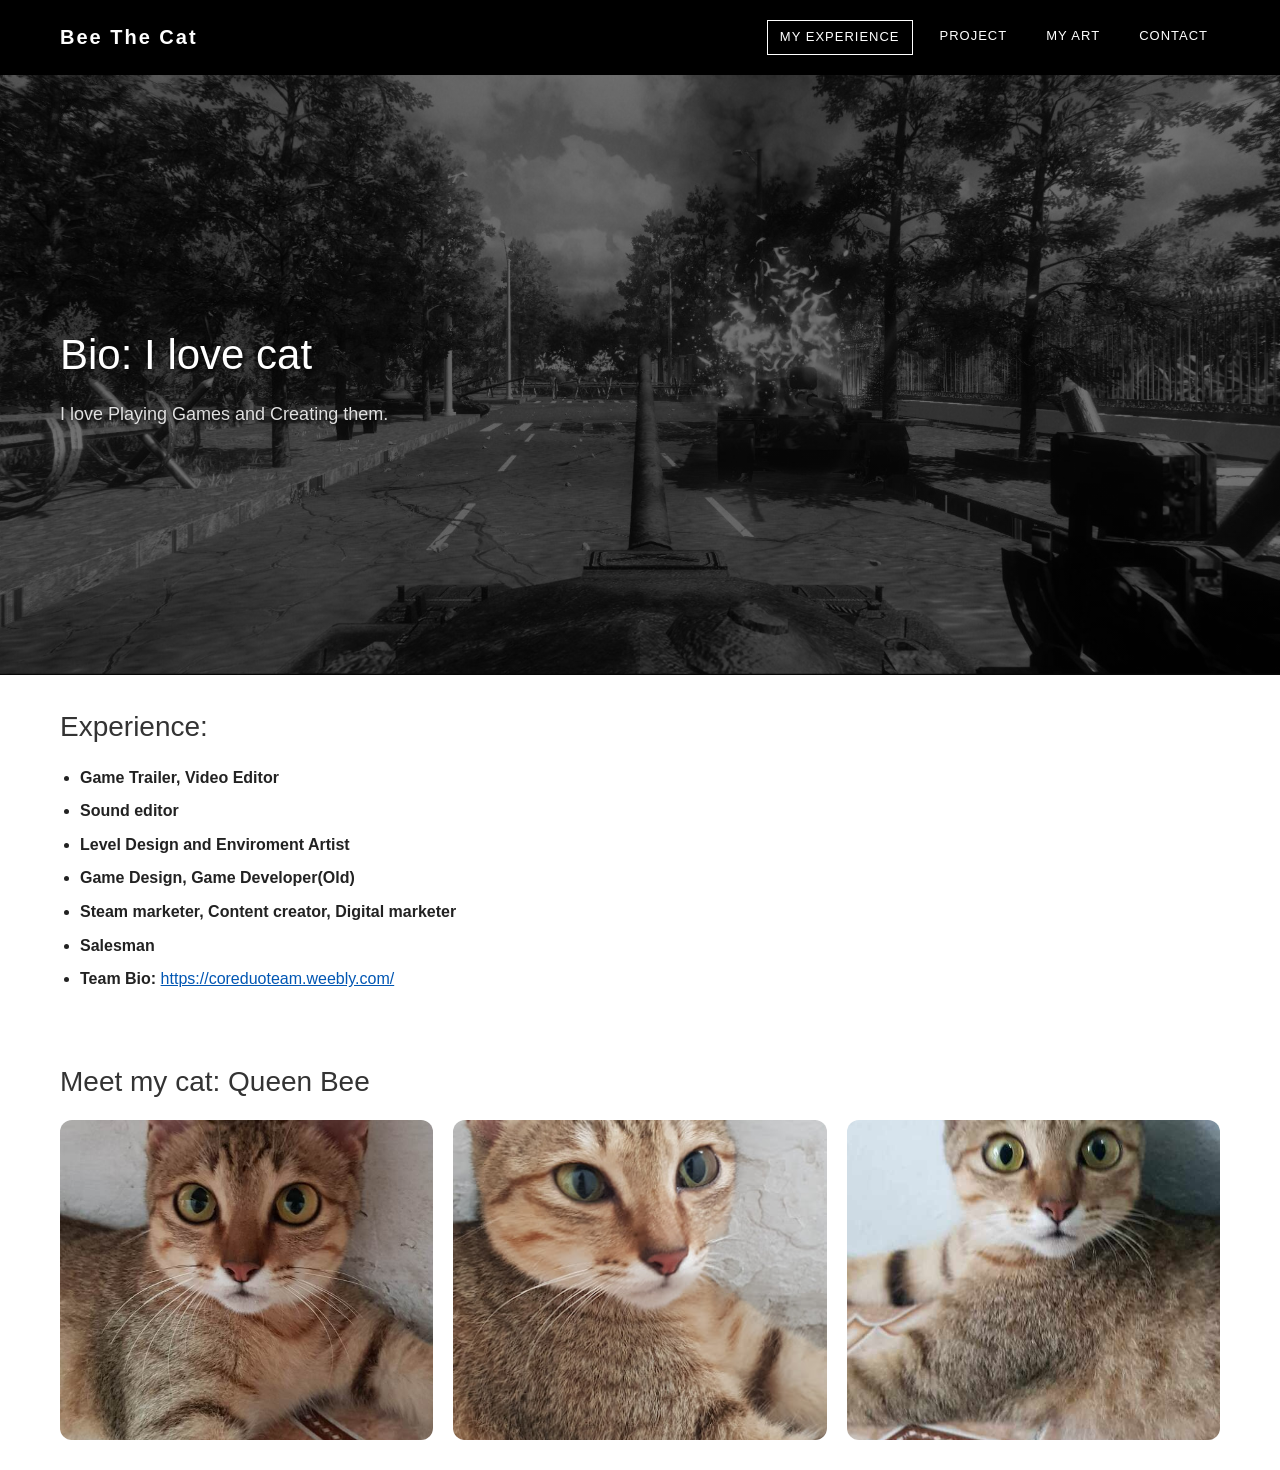
<file: index.html>
<!DOCTYPE html>
<html lang="vi">
<head>
    <meta charset="UTF-8">
    <meta name="viewport" content="width=device-width, initial-scale=1.0">
    <title>My Experience - Portfolio</title>
    <link rel="stylesheet" href="style.css">
</head>
<body>

    <!-- Header Block -->
    <header>
        <div class="header-container">
            <div class="logo">Bee The Cat</div>
            <nav>
                <ul>
                    <li><a href="index.html" class="active">MY EXPERIENCE</a></li>
                    <li><a href="project.html">PROJECT</a></li>
                    <li><a href="myart.html">MY ART</a></li>
                    <li><a href="contact.html">CONTACT</a></li>
                </ul>
            </nav>
        </div>
    </header>

    <!-- Hero Banner Full Width Background -->
    <section class="hero">
        <div class="hero-container">
            <div class="hero-text">
                <h1>Bio: I love cat</h1>
                <p>I love Playing Games and Creating them.</p>
            </div>
        </div>
    </section>

    <!-- Section Experience -->
    <div class="container">
        <h2>Experience:</h2>
        <ul class="skill-list">
            <li><b>Game Trailer, Video Editor</b></li>
            <li><b>Sound editor</b></li>
            <li><b>Level Design and Enviroment Artist</b></li>
            <li><b>Game Design, Game Developer(Old)</b></li>
            <li><b>Steam marketer, Content creator, Digital marketer</b></li>
            <li><b>Salesman</b></li>
            <li><b>Team Bio:</b> <a href="https://coreduoteam.weebly.com/" target="_blank" class="link">https://coreduoteam.weebly.com/</a></li>
        </ul>
    </div>

    <!-- Section Meet my cat -->
    <div class="container">
        <h2>Meet my cat: Queen Bee</h2>
        <div class="gallery-grid">
            <img src="images/Home page/20230507-071520_orig.jpg" alt="Gallery Image 1">
            <img src="images/Home page/20230628-063608_orig.jpg" alt="Gallery Image 2">
            <img src="images/Home page/343593944-2169541716583889-1447495767176663740-n_orig.jpg" alt="Gallery Image 3">
        </div>
    </div>
	
</body>
</html>
</file>
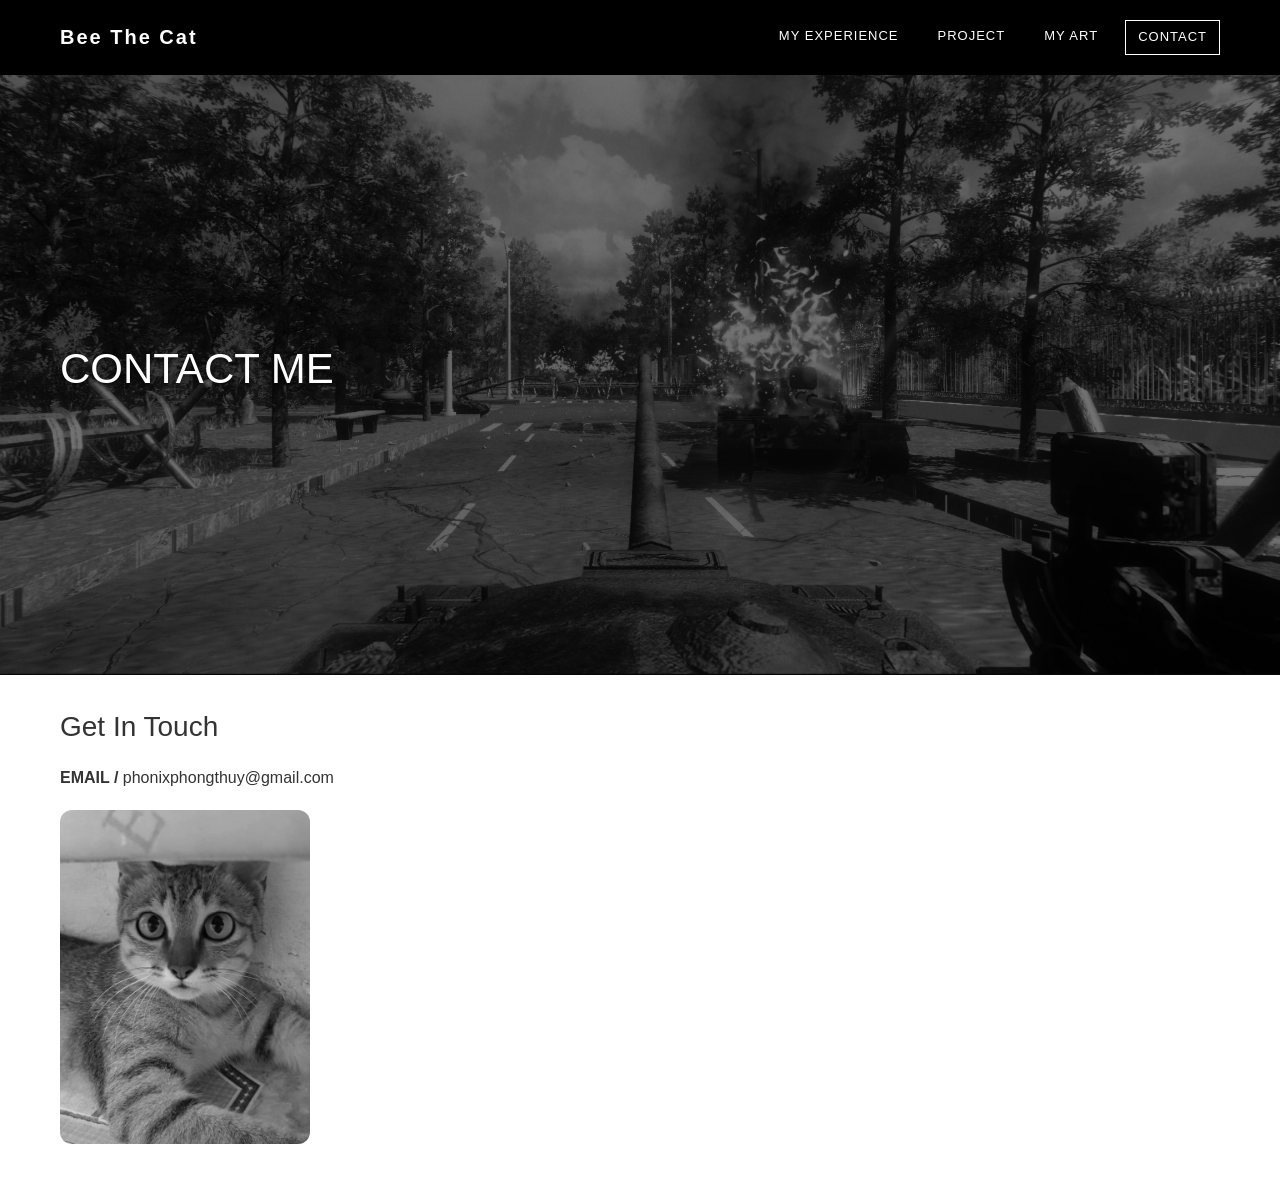
<file: contact.html>
<!DOCTYPE html>
<html lang="vi">
<head>
    <meta charset="UTF-8">
    <meta name="viewport" content="width=device-width, initial-scale=1.0">
    <title>Contact Me - Portfolio</title>
    <link rel="stylesheet" href="style.css">
</head>
<body>

    <!-- Header Block -->
    <header>
        <div class="header-container">
            <div class="logo">Bee The Cat</div>
            <nav>
                <ul>
                    <li><a href="index.html">MY EXPERIENCE</a></li>
                    <li><a href="project.html">PROJECT</a></li>
                    <li><a href="myart.html">MY ART</a></li>
                    <li><a href="contact.html" class="active">CONTACT</a></li>
                </ul>
            </nav>
        </div>
    </header>

    <!-- Hero Banner Block -->
    <section class="hero">
        <div class="hero-container">
            <div class="hero-text">
                <h1>CONTACT ME</h1>
            </div>
          
        </div>
    </section>

    <!-- Main Content Container -->
    <div class="container">
        <h2>Get In Touch</h2>
        <p><b>EMAIL /</b> phonixphongthuy@gmail.com</p>
        
        <img src="images/Home page/20230507-071520_orig.jpg" alt="Cat Profile" class="profile-cat">
    </div>

</body>
</html>
</file>
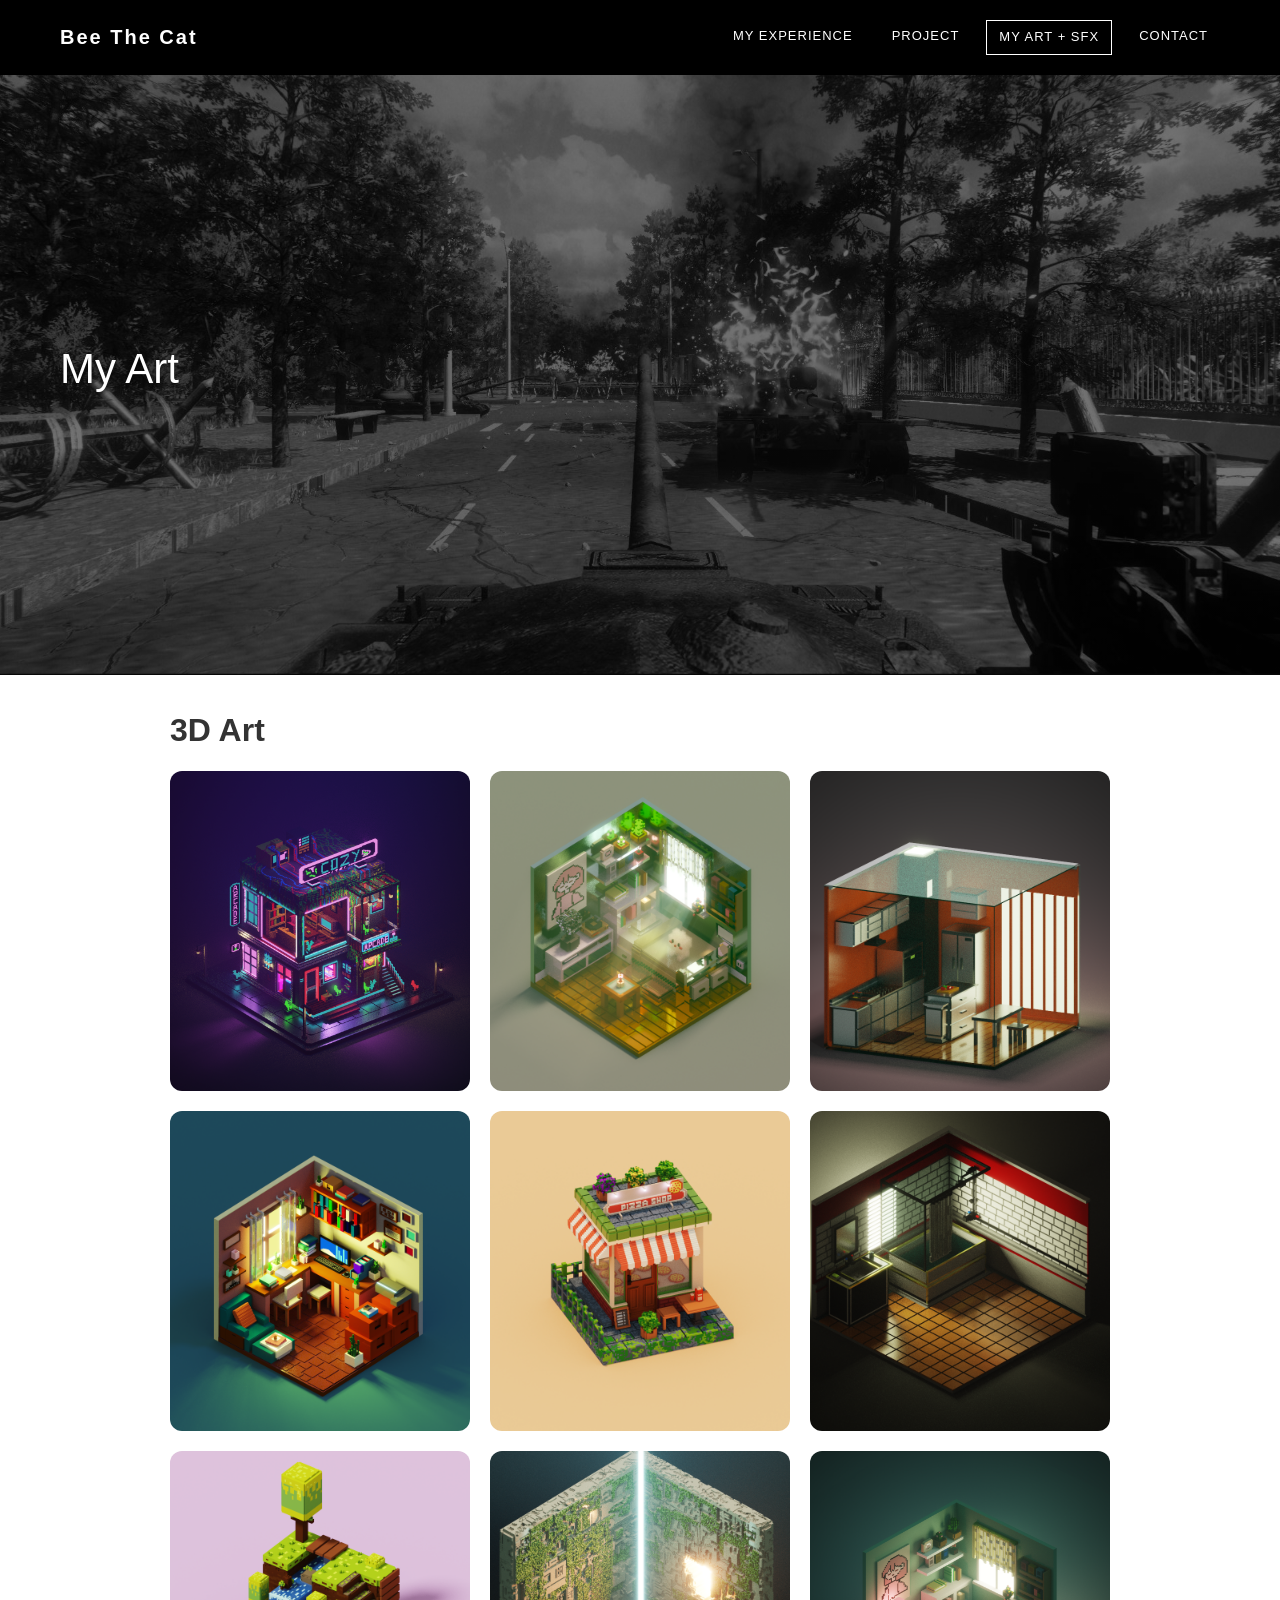
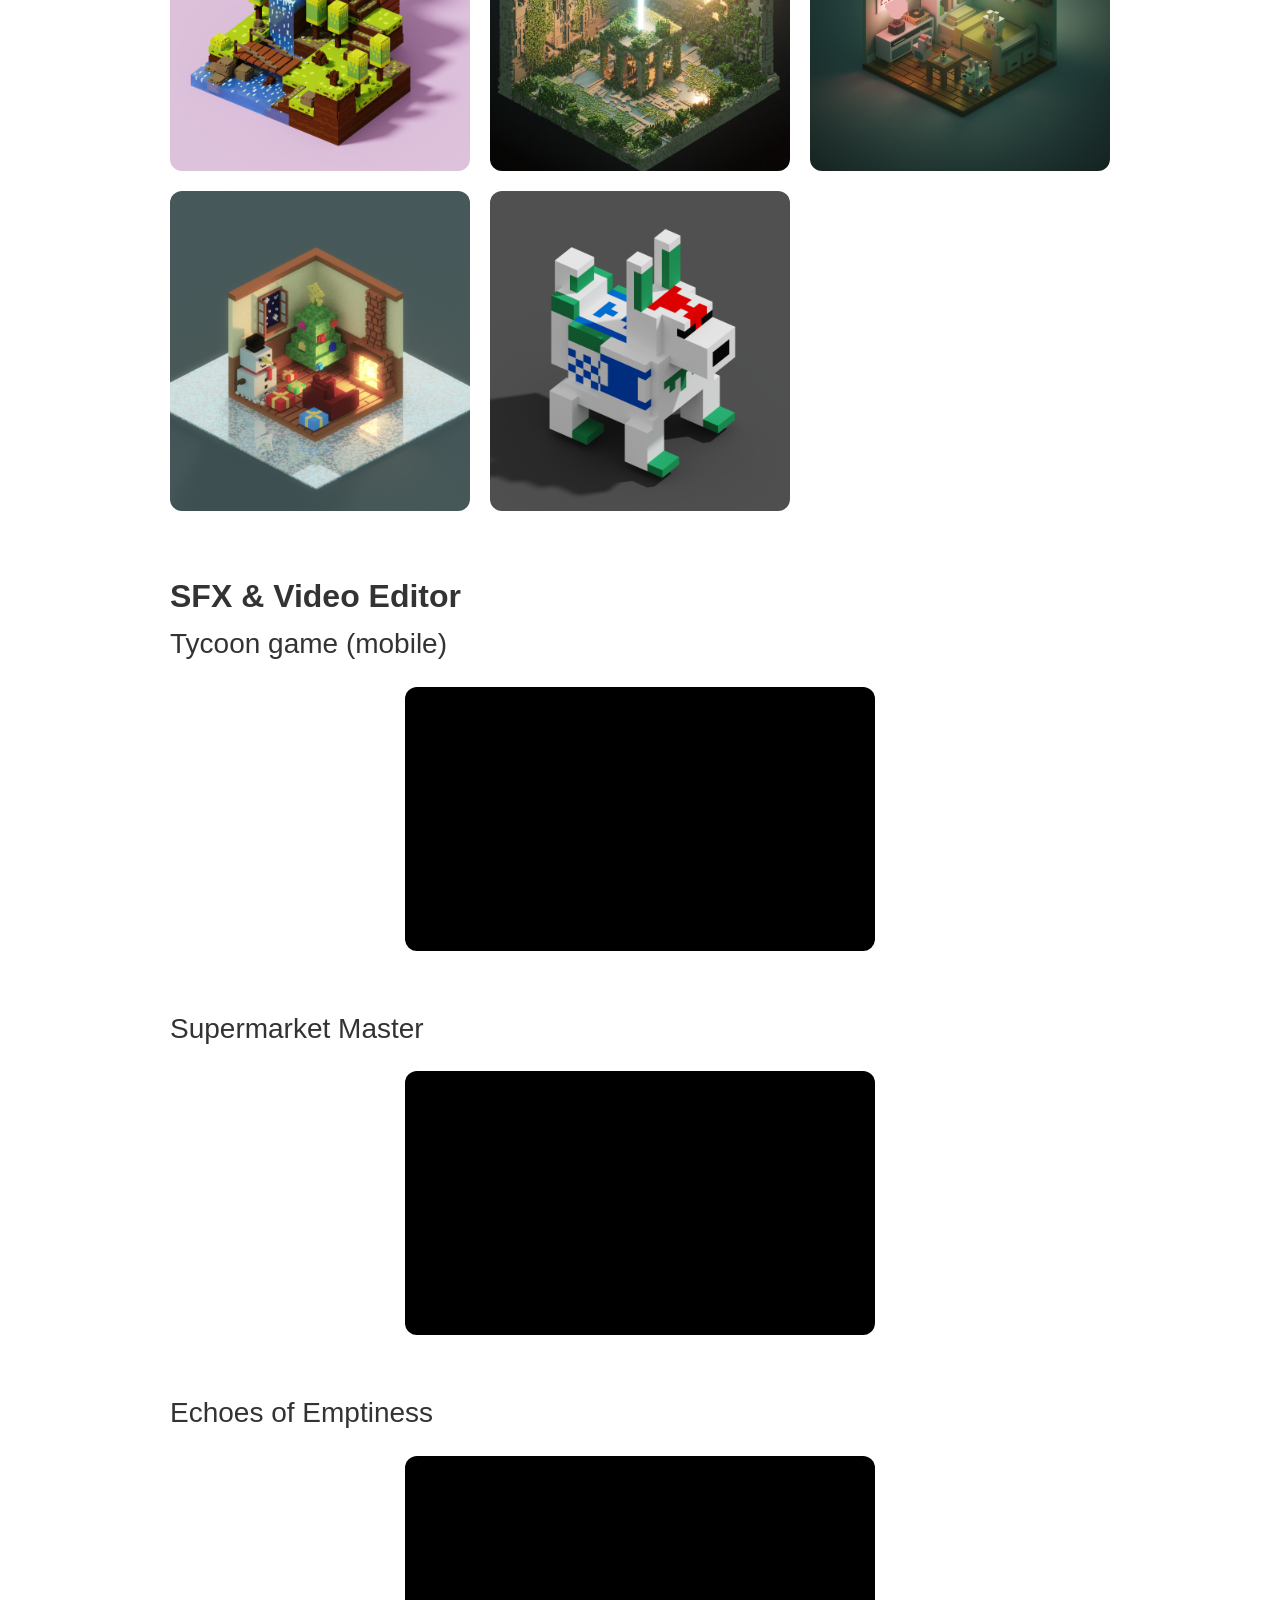
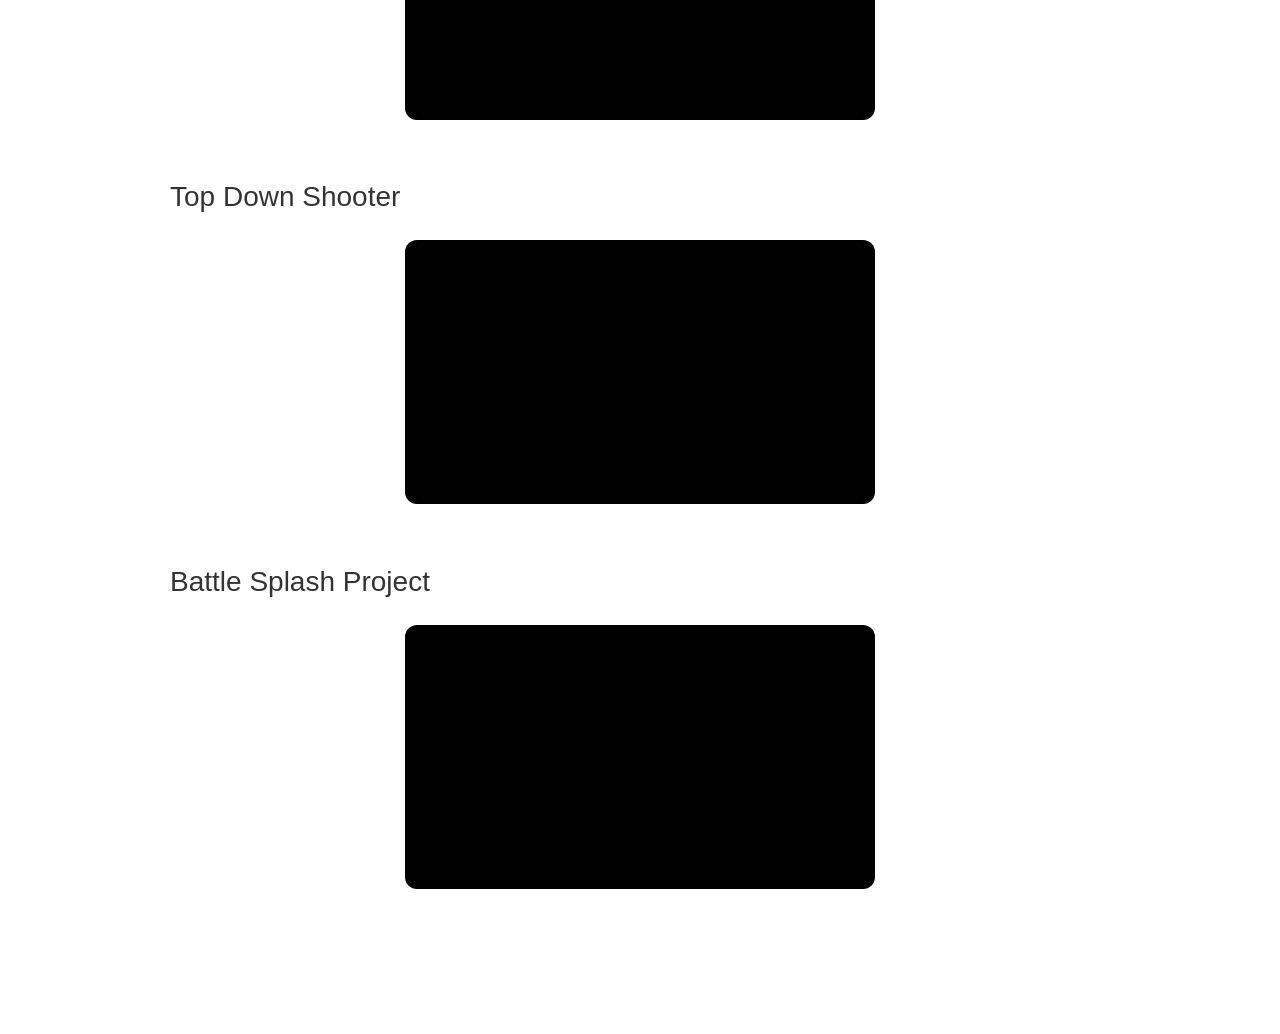
<file: myart.html>
<!DOCTYPE html>
<html lang="vi">
<head>
    <meta charset="UTF-8">
    <meta name="viewport" content="width=device-width, initial-scale=1.0">
    <title>My Art - Portfolio</title>
    <link rel="stylesheet" href="style.css">
</head>
<body>

    <!-- Header Block -->
    <header>
        <div class="header-container">
            <div class="logo">Bee The Cat</div>
            <nav>
                <ul>
                    <li><a href="index.html">MY EXPERIENCE</a></li>
                    <li><a href="project.html" >PROJECT</a></li>
                    <li><a href="myart.html" class="active">MY ART + SFX</a></li>
                    <li><a href="contact.html">CONTACT</a></li>
                </ul>
            </nav>
        </div>
    </header>

    <!-- Hero Banner Block -->
    <section class="hero">
        <div class="hero-container">
            <div class="hero-text">
                <h1>My Art</h1>
            </div>
        </div>
    </section>

    <!-- Main Content Container -->
    <div class="container">

        <!-- Project Item: Miniature-shooter -->
        <div class="project-block">
            <h1>3D Art</h1>
            <div class="gallery-grid">
                <img src="images/Art + voxel/Voxel art/snap2026-09-07-02-12-44.png" alt="Gallery Image 1">
								<img src="images/Art + voxel/Voxel art/Green room (2) (1) (1) (1)_render_20261028_112403.png" alt="Gallery Image 1">

				<img src="images/Art + voxel/Voxel art/snap2024-05-16-07-28-50_orig.png" alt="Gallery Image 1">
				<img src="images/Art + voxel/Voxel art/room-cozy-3_orig.png" alt="Gallery Image 1">
				<img src="images/Art + voxel/Voxel art/snap2024-06-08-07-22-31_orig.png" alt="Gallery Image 1">
				<img src="images/Art + voxel/Voxel art/snap2024-05-17-10-12-16_orig.png" alt="Gallery Image 1">
				<img src="images/Art + voxel/Voxel art/snap2024-05-27-07-48-33_orig.png" alt="Gallery Image 1">
				<img src="images/Art + voxel/Voxel art/snap2024-05-20-10-29-37_orig.png" alt="Gallery Image 1">
												<img src="images/Art + voxel/Voxel art/snap2026-09-07-01-13-02.png" alt="Gallery Image 1">

				<img src="images/Art + voxel/Voxel art/Green room (2) (1) (1) (1)_render_20261102_160554.png" alt="Gallery Image 1">

				<img src="images/Art + voxel/Voxel art/Dogo.png" alt="Gallery Image 1">

            </div>
        </div>
		
		  <div class="project-block">
            <h1>SFX & Video Editor</h1>
			<h2>Tycoon game (mobile)</h2>
            <div class="video-container">
				<iframe width="560" height="315" src="https://www.youtube.com/embed/BdiRuO1cNbE?si=X3qeZhEvCc8iptkq" title="YouTube video player" frameborder="0" allow="accelerometer; autoplay; clipboard-write; encrypted-media; gyroscope; picture-in-picture; web-share" referrerpolicy="strict-origin-when-cross-origin" allowfullscreen></iframe>
            </div>
			</br>
			<h2>Supermarket Master</h2>
            <div class="video-container">
				<iframe width="560" height="315" src="https://www.youtube.com/embed/hApsDhQjDEA?si=3Ax6KB3eWWXcMkmv" title="YouTube video player" frameborder="0" allow="accelerometer; autoplay; clipboard-write; encrypted-media; gyroscope; picture-in-picture; web-share" referrerpolicy="strict-origin-when-cross-origin" allowfullscreen></iframe>
            </div>
			</br>
			<h2>Echoes of Emptiness</h2>
				<div class="video-container">
				<iframe width="560" height="315" src="https://www.youtube.com/embed/ejjX6ne8YmI?si=Kz8d_VI0ibihq0uu" title="YouTube video player" frameborder="0" allow="accelerometer; autoplay; clipboard-write; encrypted-media; gyroscope; picture-in-picture; web-share" referrerpolicy="strict-origin-when-cross-origin" allowfullscreen></iframe>
				 </div>
			</br>
			
			<h2>Top Down Shooter </h2>
            <div class="video-container">
				<iframe width="560" height="315" src="https://www.youtube.com/embed/-_LcKCd7iQA?si=mxZj7PxmcXHZMQFB" title="YouTube video player" frameborder="0" allow="accelerometer; autoplay; clipboard-write; encrypted-media; gyroscope; picture-in-picture; web-share" referrerpolicy="strict-origin-when-cross-origin" allowfullscreen></iframe>
            </div>
			</br>
			
			<h2>Battle Splash Project</h2>
            <div class="video-container">
				<iframe width="560" height="315" src="https://www.youtube.com/embed/yttx-2qwNwg?si=M7pg4RJgNWi3pqVN" title="YouTube video player" frameborder="0" allow="accelerometer; autoplay; clipboard-write; encrypted-media; gyroscope; picture-in-picture; web-share" referrerpolicy="strict-origin-when-cross-origin" allowfullscreen></iframe>
            </div>
			</br>
			
			
			
        </div> 
        
		
    </div>

</body>
</html>
</file>
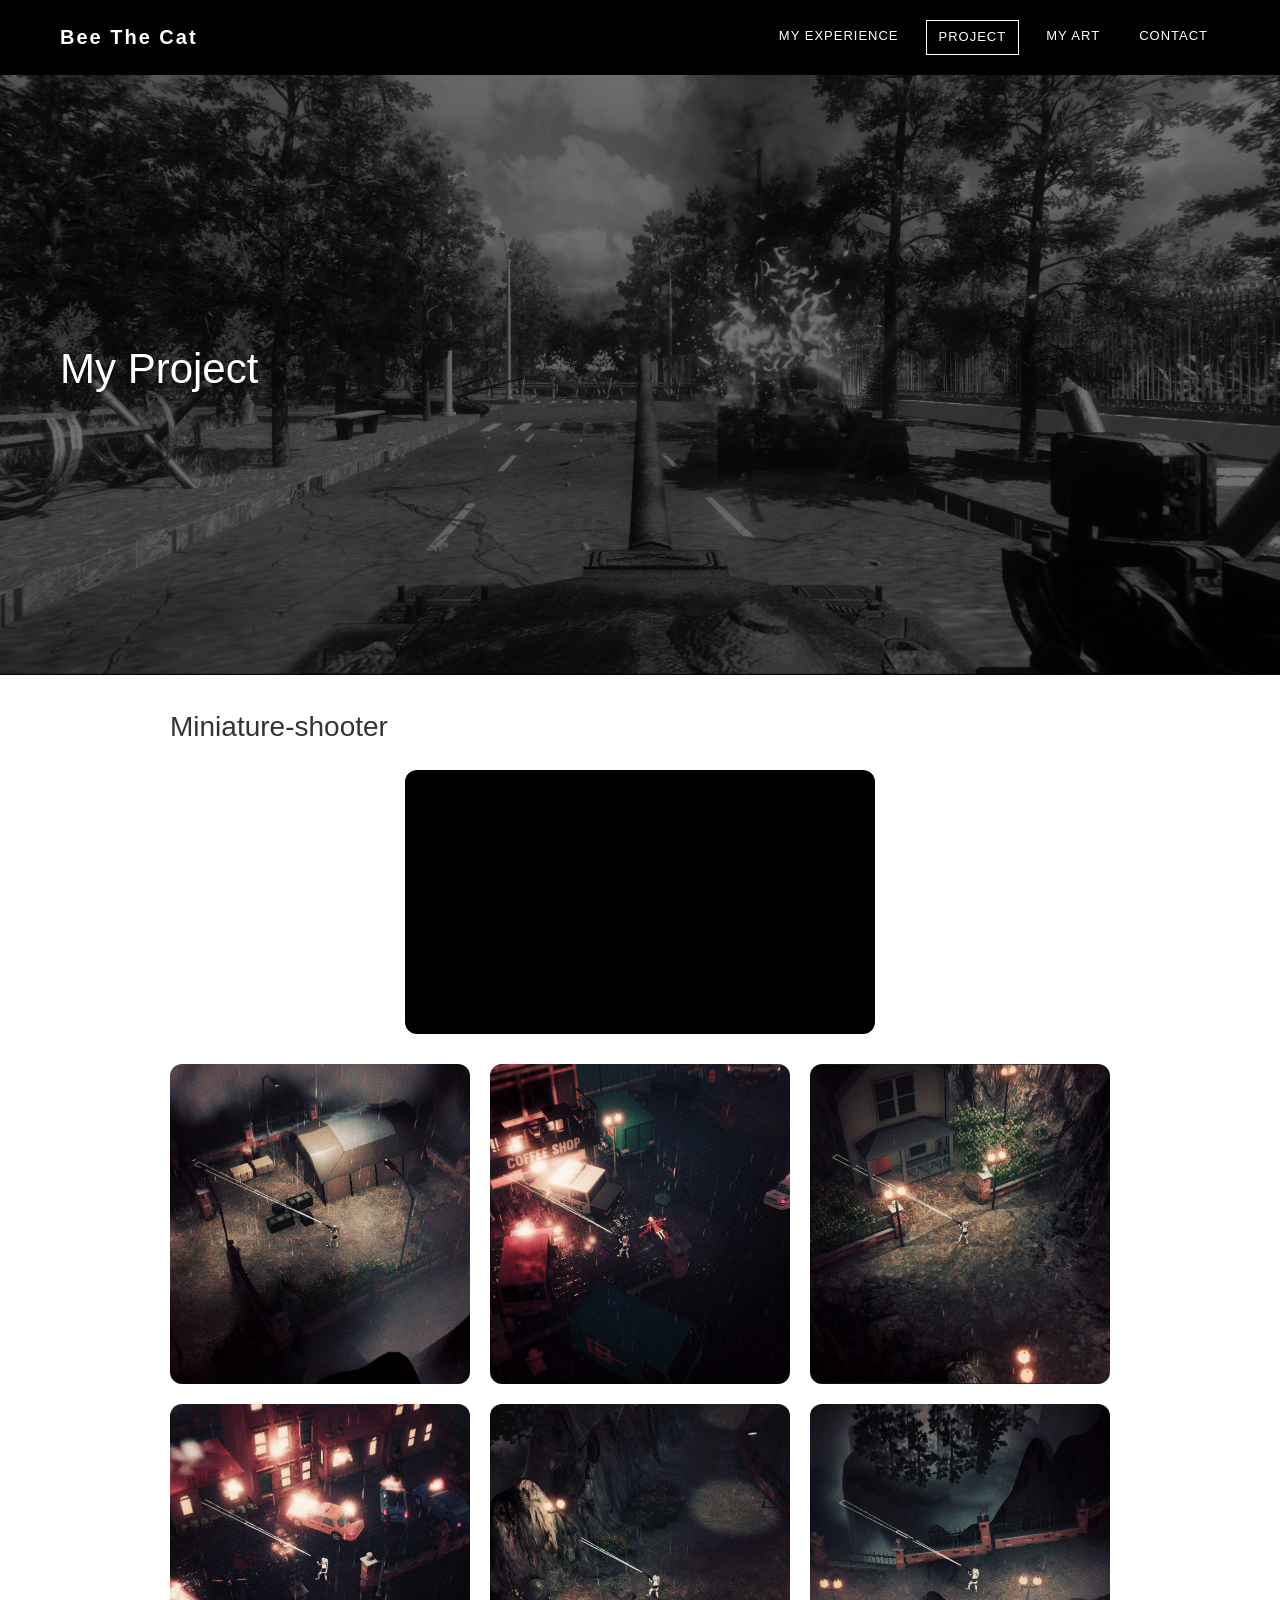
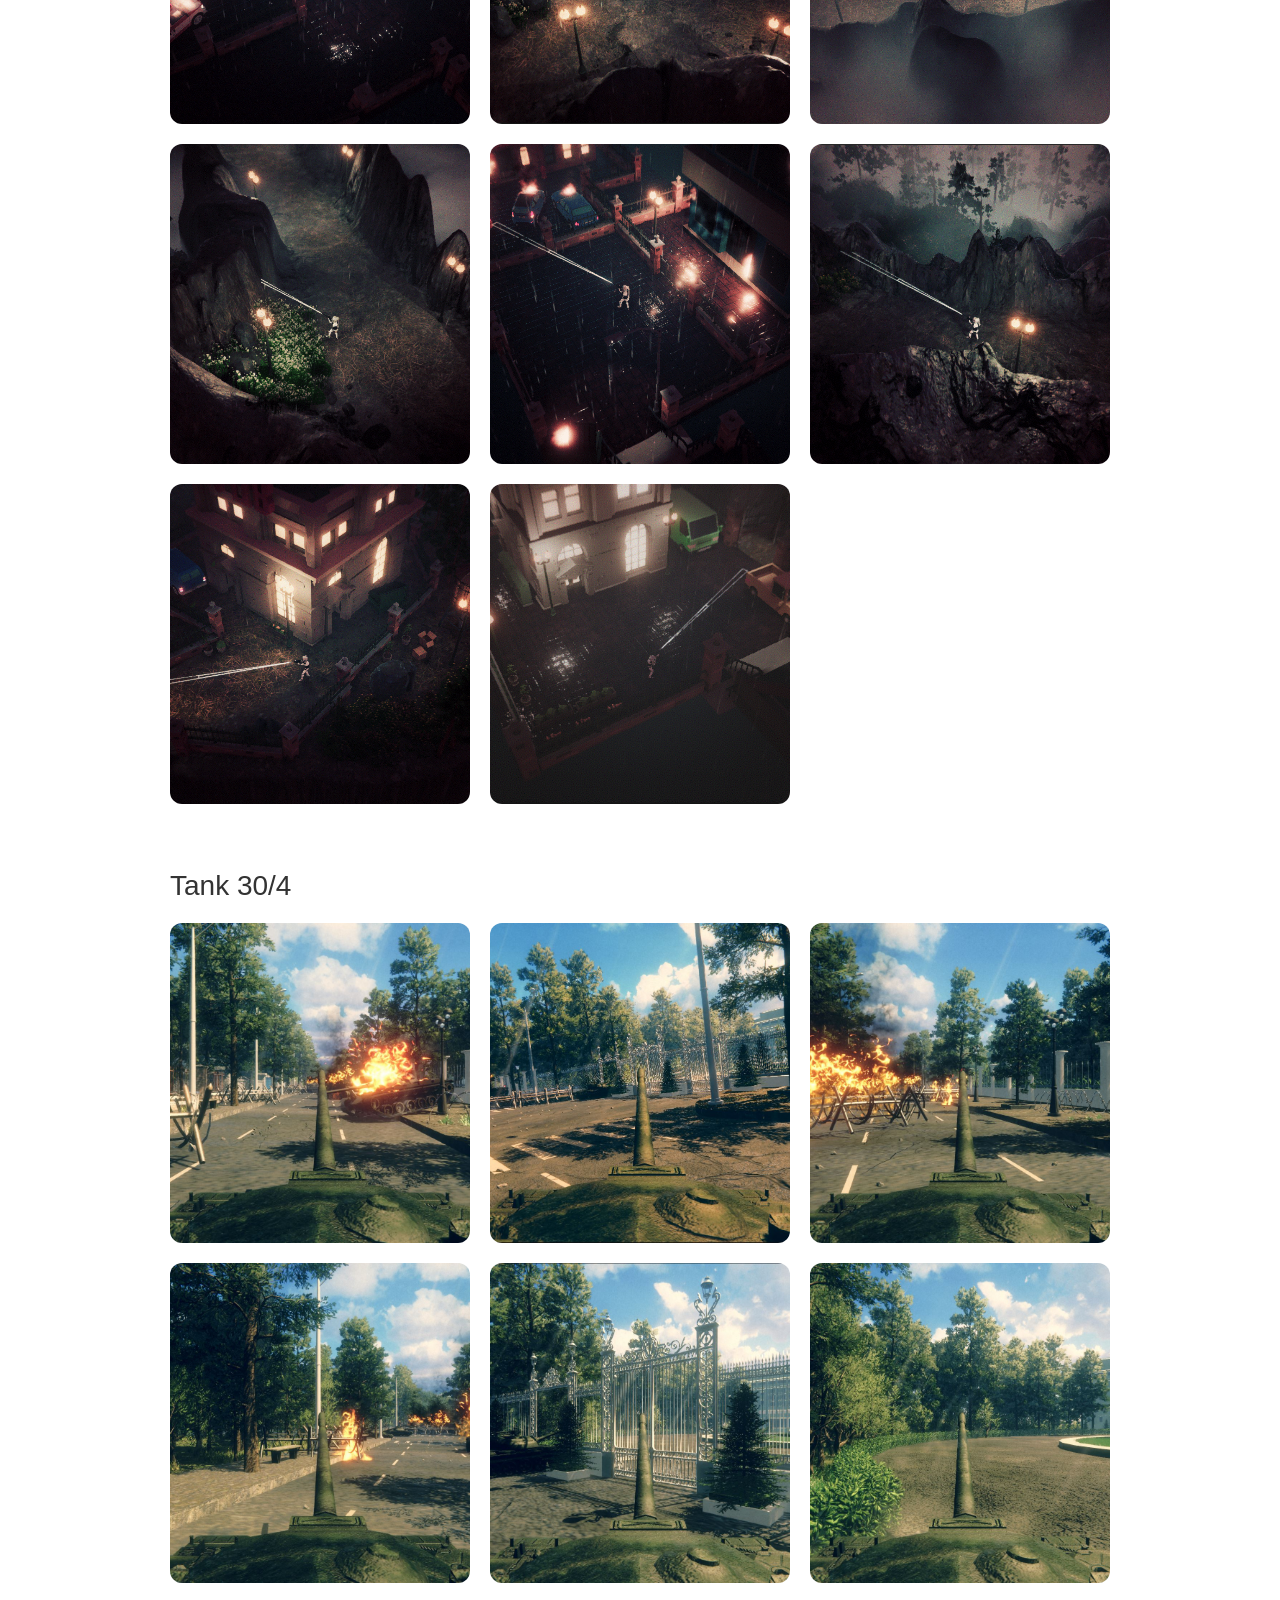
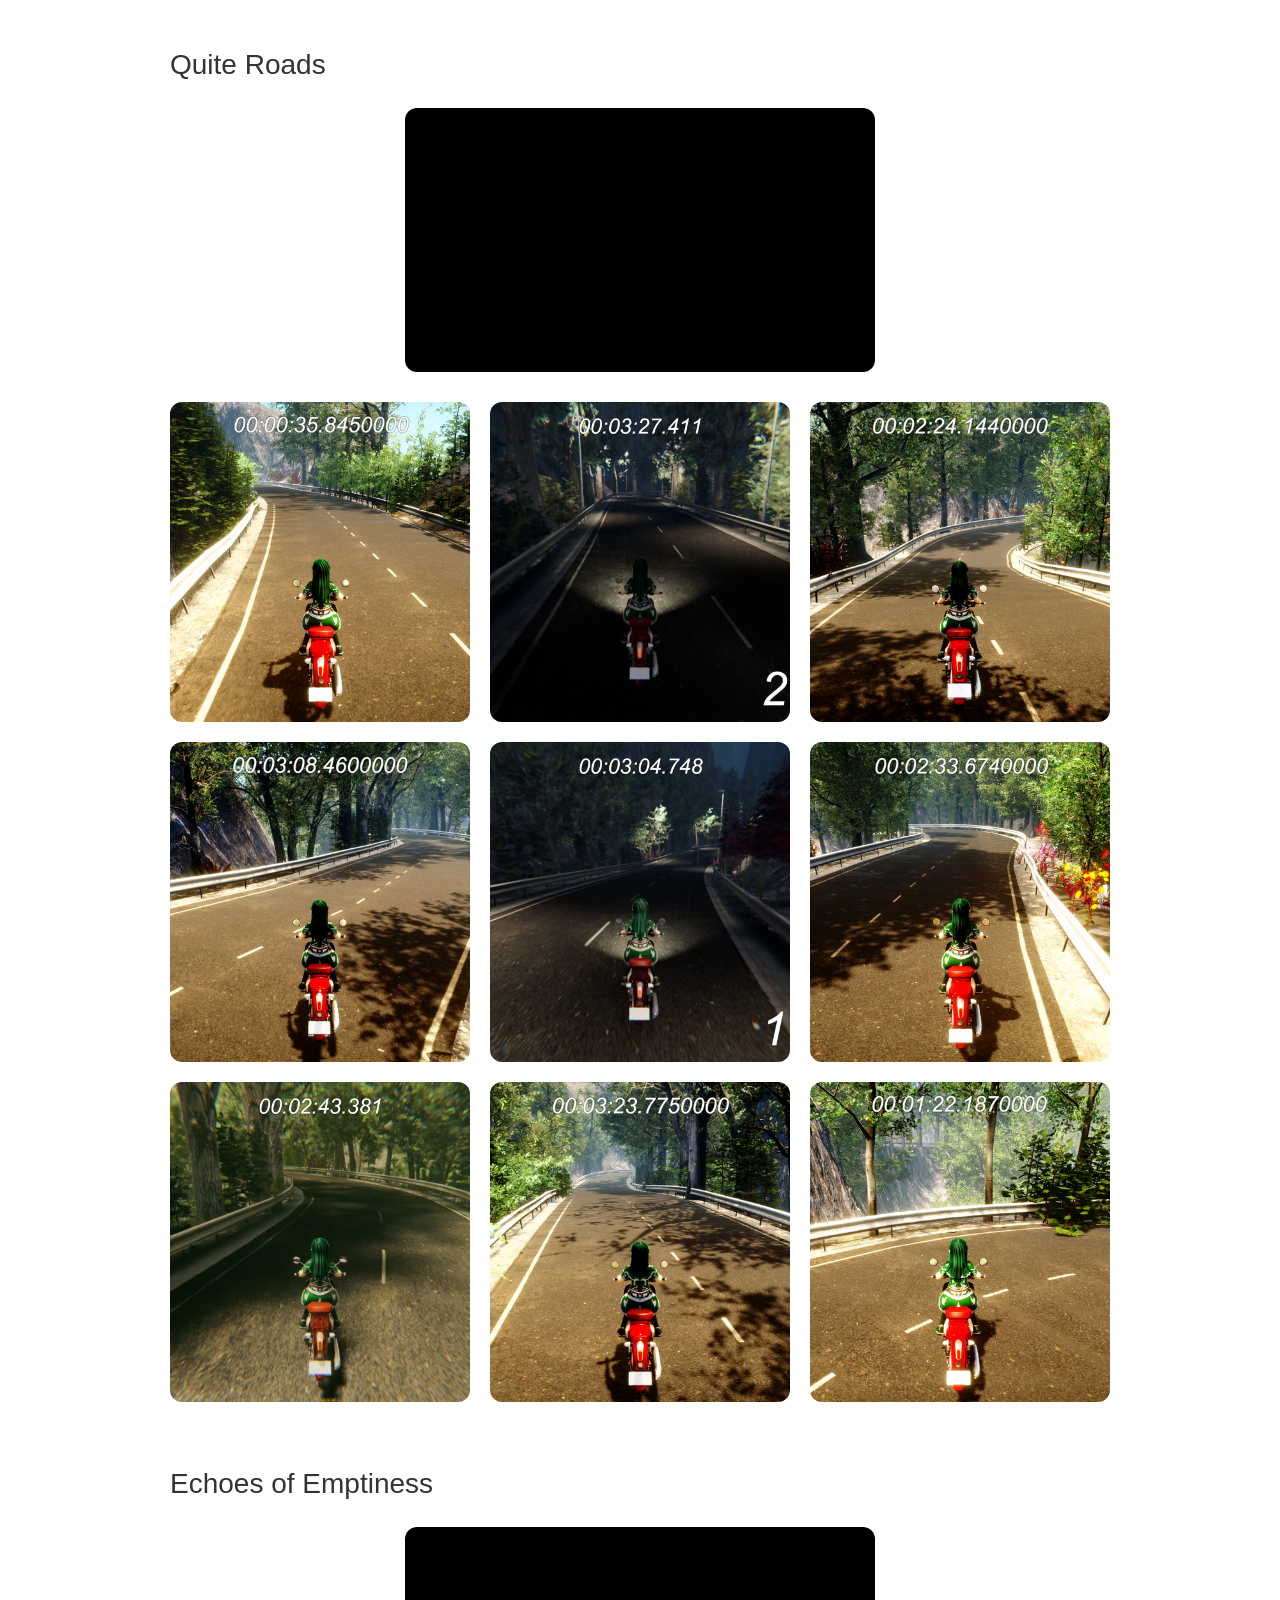
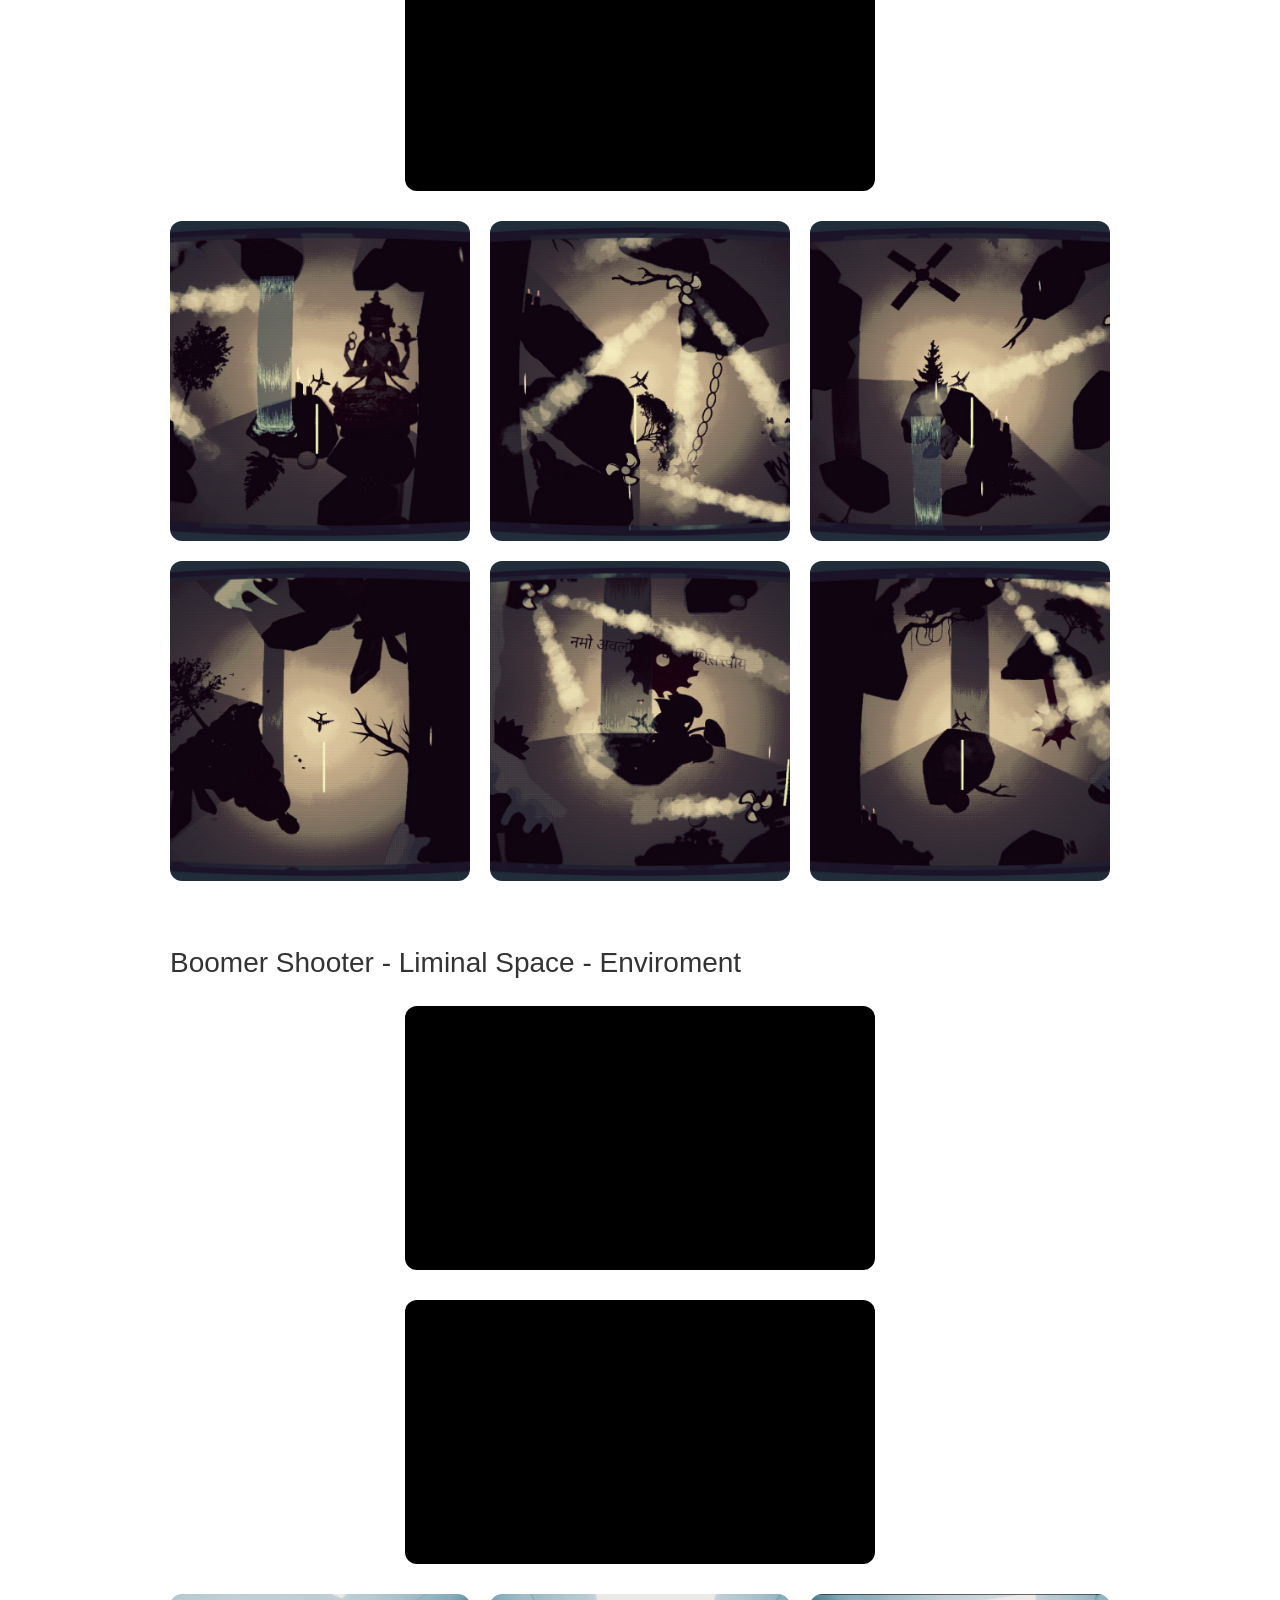
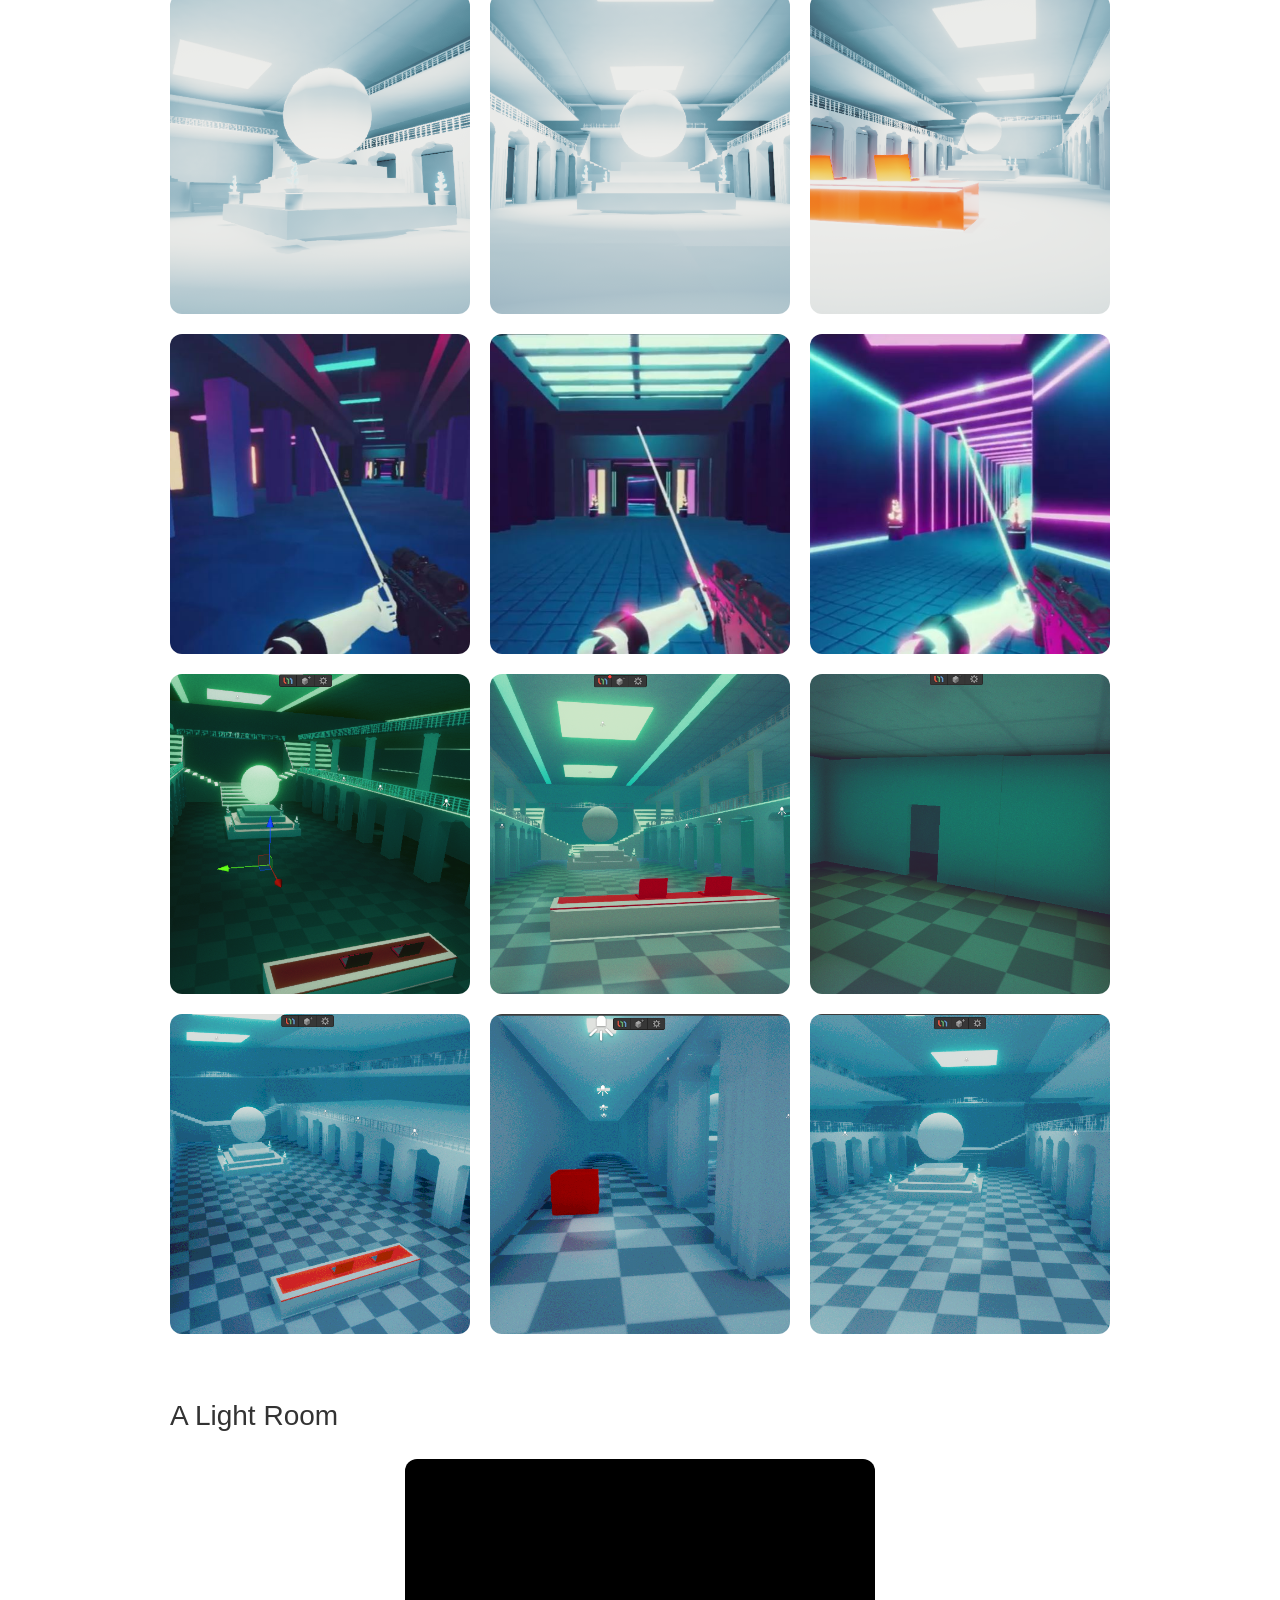
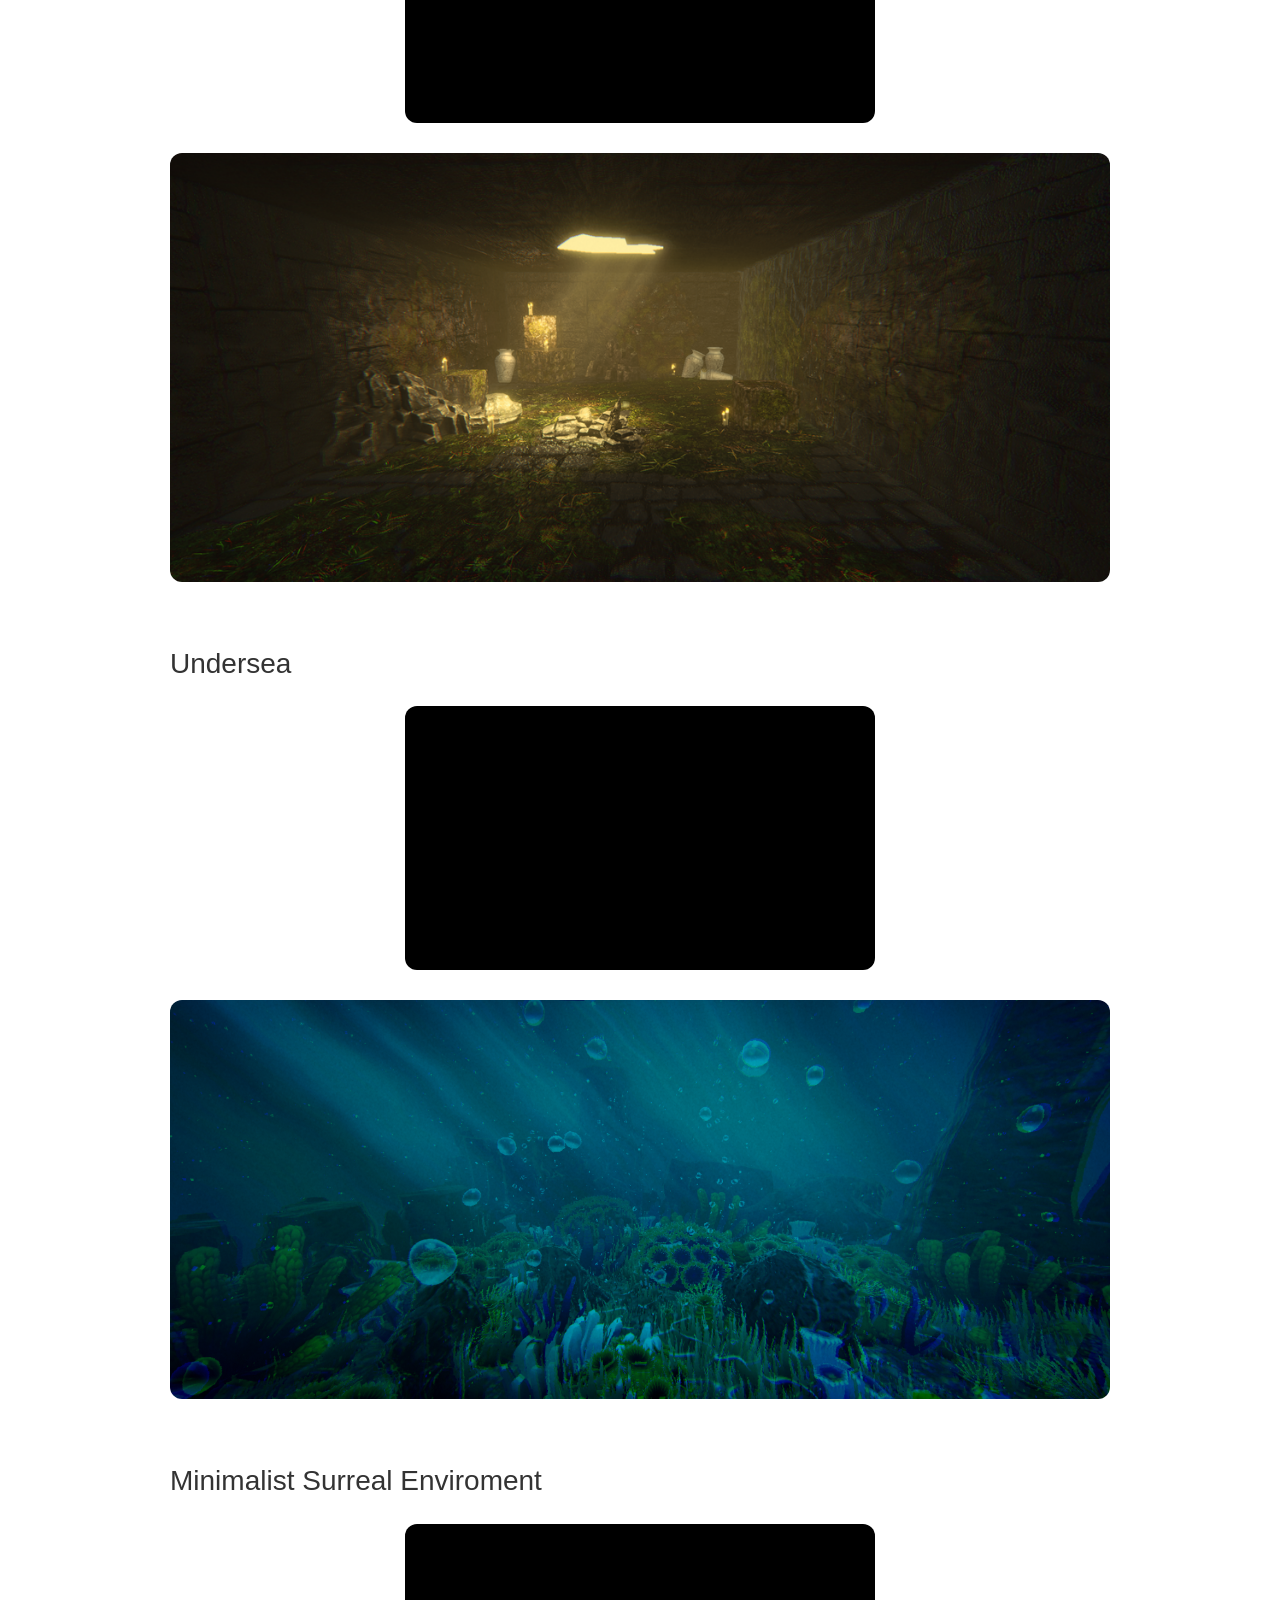
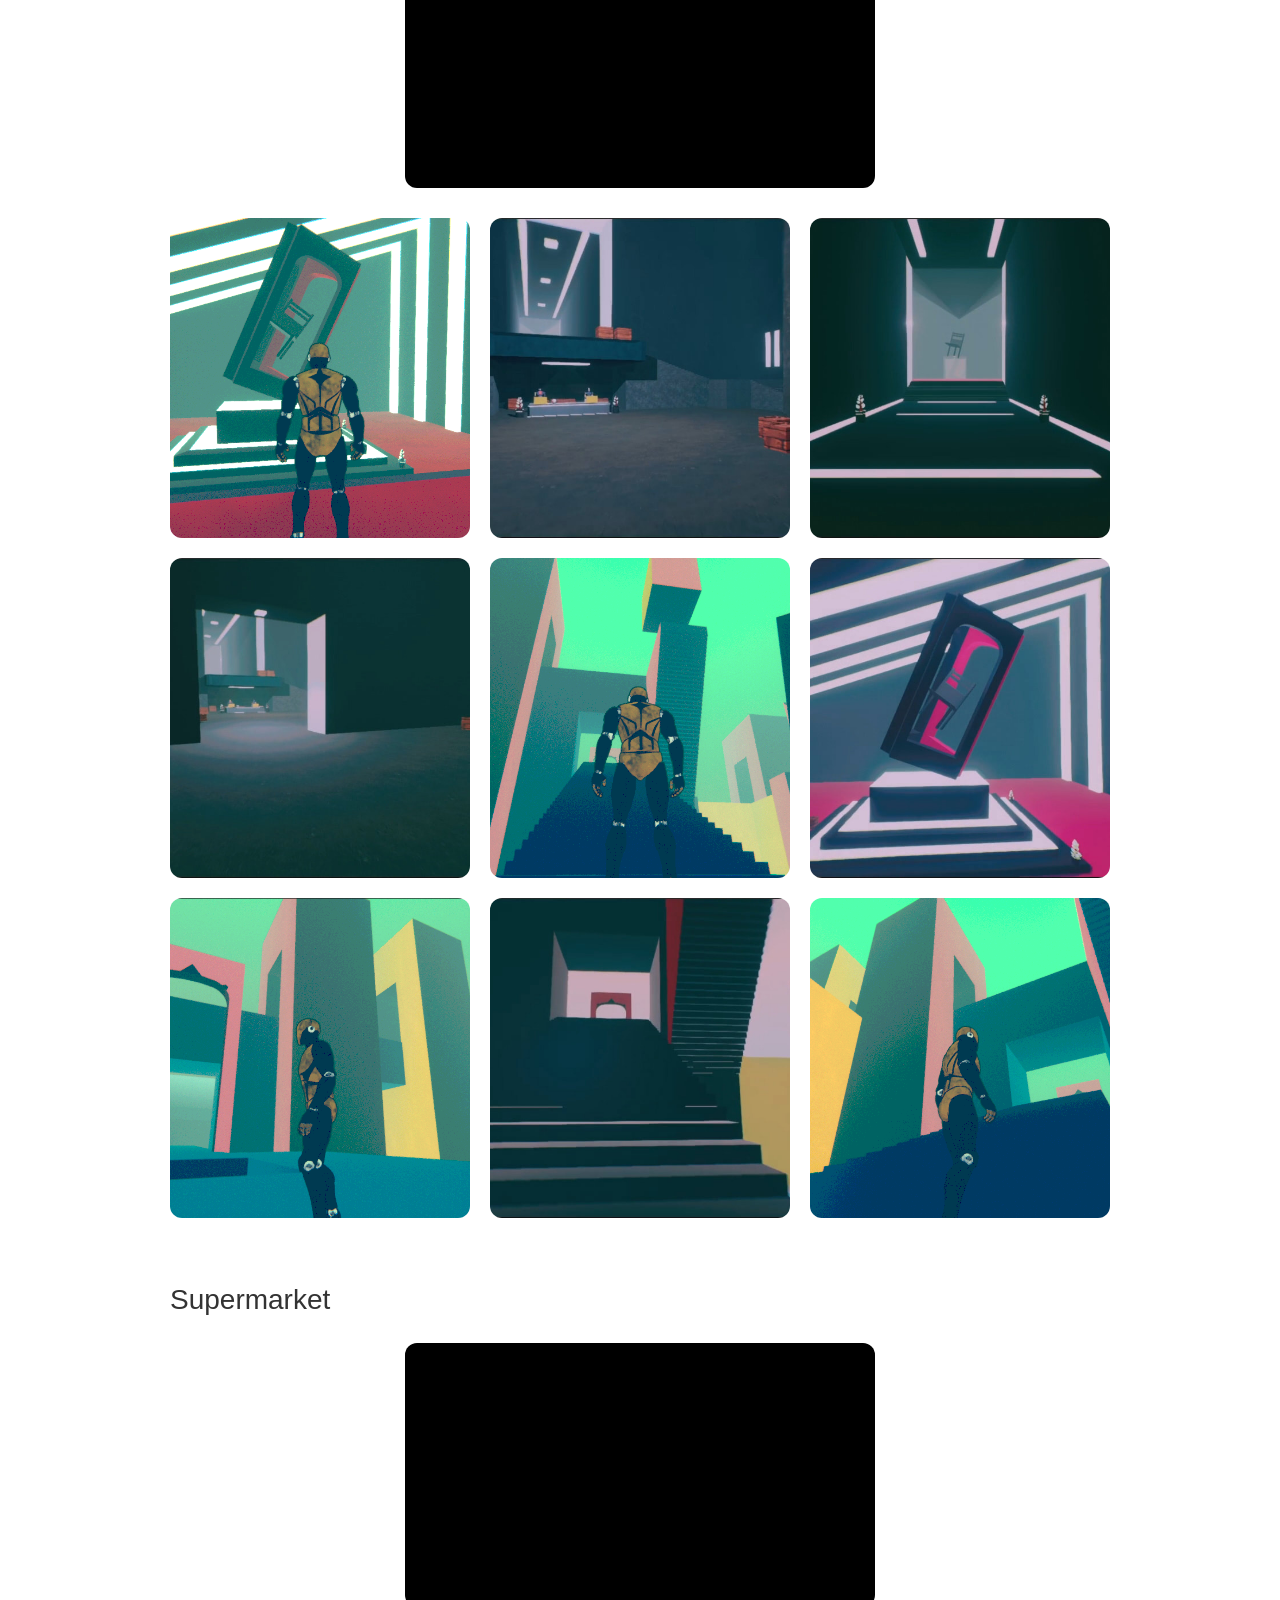
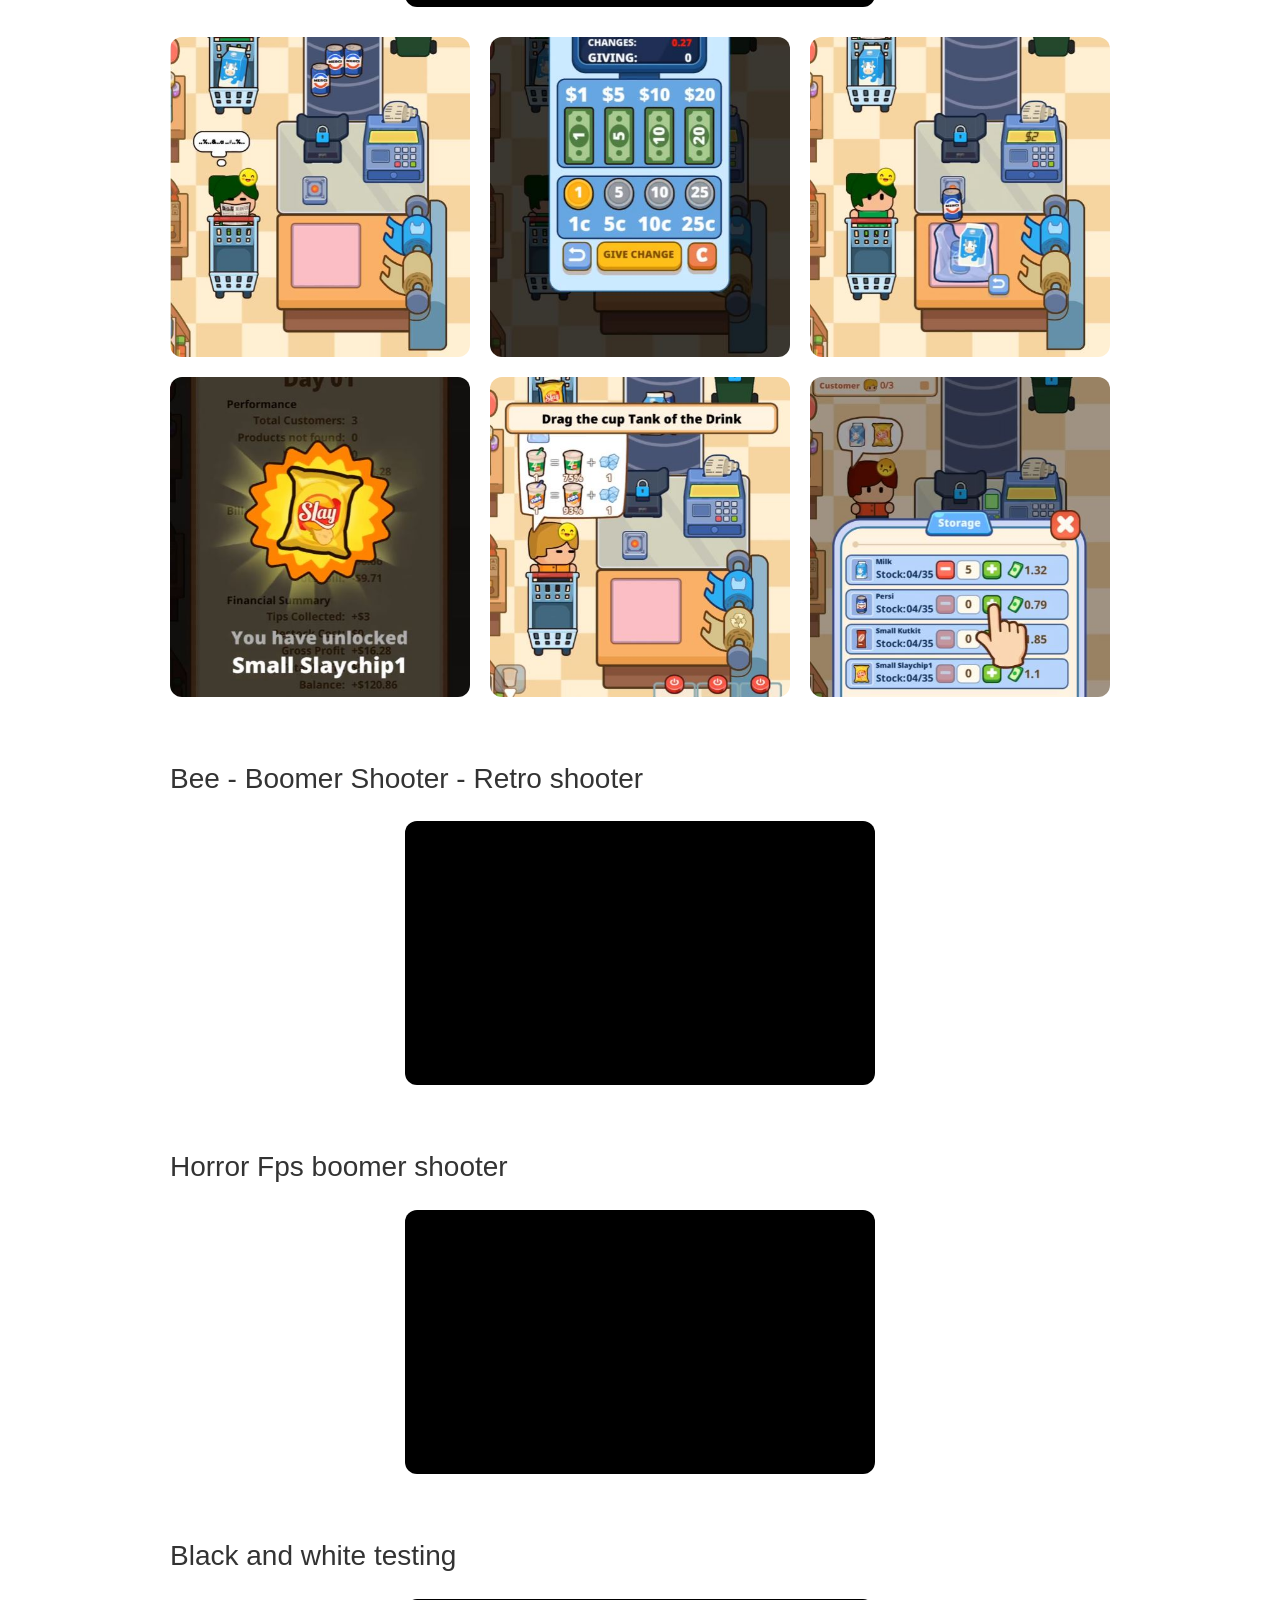
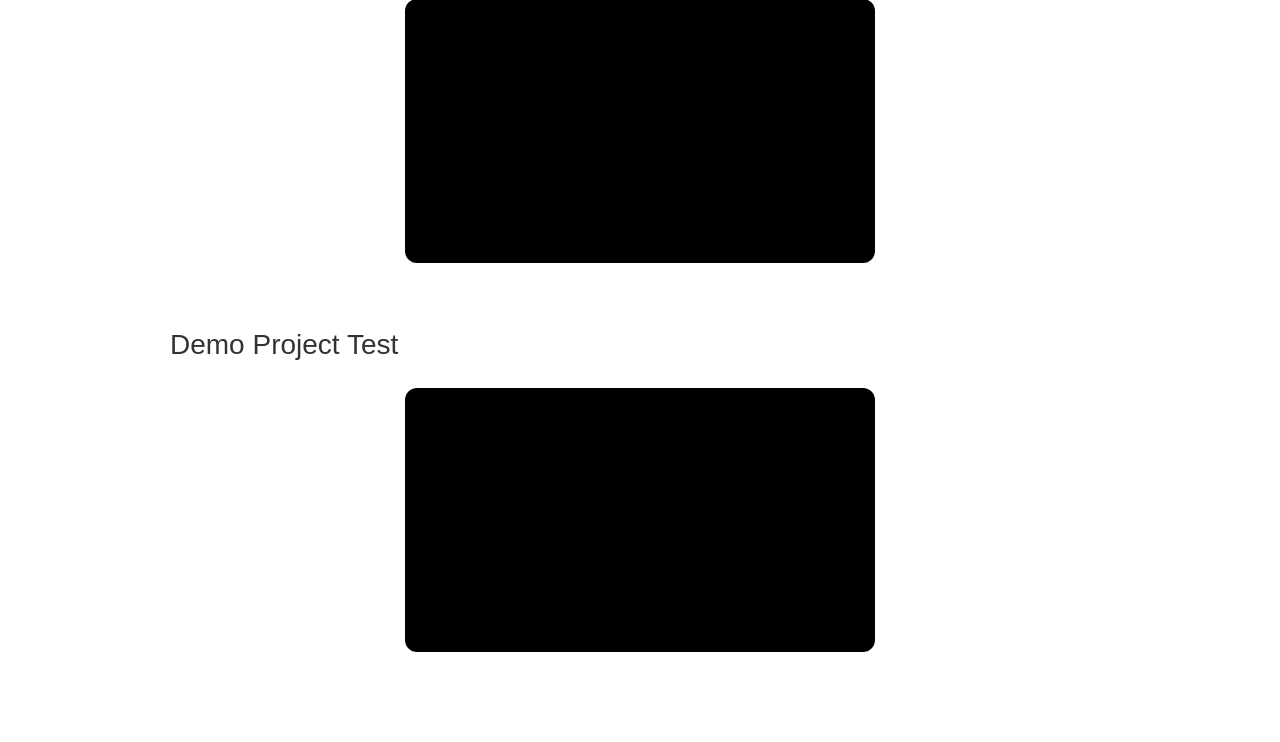
<file: project.html>
<!DOCTYPE html>
<html lang="vi">
<head>
    <meta charset="UTF-8">
    <meta name="viewport" content="width=device-width, initial-scale=1.0">
    <title>My Project - Portfolio</title>
    <link rel="stylesheet" href="style.css">
</head>
<body>

    <!-- Header Block -->
    <header>
        <div class="header-container">
            <div class="logo">Bee The Cat</div>
            <nav>
                <ul>
                    <li><a href="index.html">MY EXPERIENCE</a></li>
                    <li><a href="project.html" class="active">PROJECT</a></li>
                    <li><a href="myart.html">MY ART</a></li>
                    <li><a href="contact.html">CONTACT</a></li>
                </ul>
            </nav>
        </div>
    </header>

    <!-- Hero Banner Block -->
    <section class="hero">
        <div class="hero-container">
            <div class="hero-text">
                <h1>My Project</h1>
            </div>
        </div>
    </section>

    <!-- Main Content Container -->
    <div class="container">

        <!-- Project Item: Miniature-shooter -->
        <div class="project-block">
            <h2>Miniature-shooter</h2>
            <div class="video-container">
                <iframe width="560" height="315" src="https://www.youtube.com/embed/-_LcKCd7iQA?si=mxZj7PxmcXHZMQFB" title="YouTube video player" frameborder="0" allow="accelerometer; autoplay; clipboard-write; encrypted-media; gyroscope; picture-in-picture; web-share" referrerpolicy="strict-origin-when-cross-origin" allowfullscreen></iframe>
            </div>
            <div class="gallery-grid">
                <img src="images/Lvl design + env/Miniature-shooter/28_orig.png" alt="Gallery Image 1">
                <img src="images/Lvl design + env/Miniature-shooter/6_orig.png" alt="Gallery Image 2">
                <img src="images/Lvl design + env/Miniature-shooter/19_orig.png" alt="Gallery Image 3">
                <img src="images/Lvl design + env/Miniature-shooter/12_orig.png" alt="Gallery Image 4">
				
                <img src="images/Lvl design + env/Miniature-shooter/450182209_1162510258334543_6767885924614607676_n.png" alt="Gallery Image 5">
				
                <img src="images/Lvl design + env/Miniature-shooter/27_orig.png" alt="Gallery Image 6">
                <img src="images/Lvl design + env/Miniature-shooter/20_orig.png" alt="Gallery Image 7">
                <img src="images/Lvl design + env/Miniature-shooter/13_orig.png" alt="Gallery Image 8">
				
                <img src="images/Lvl design + env/Miniature-shooter/450415459_365818233211608_7680396363380818509_n.png" alt="Gallery Image 9">
				                <img src="images/Lvl design + env/Miniature-shooter/449658000_7951984808222623_4529006045162371327_n.png" alt="Gallery Image 9">

                <img src="images/Lvl design + env/Miniature-shooter/429824512_936892371074055_394692638010069550_n.png" alt="Gallery Image 9">

            </div>
        </div>

        <!-- Project Item: Tank 30/4 -->
        <div class="project-block">
            <h2>Tank 30/4</h2>
            <div class="gallery-grid">
                <img src="images/Lvl design + env/Tank/1.JPG" alt="Gallery Image 1">
                <img src="images/Lvl design + env/Tank/11112.JPG" alt="Gallery Image 2">
                <img src="images/Lvl design + env/Tank/4.JPG" alt="Gallery Image 3">
                <img src="images/Lvl design + env/Tank/9.JPG" alt="Gallery Image 4">
                <img src="images/Lvl design + env/Tank/12.JPG" alt="Gallery Image 5">
                <img src="images/Lvl design + env/Tank/13.JPG" alt="Gallery Image 6">
            </div>
        </div>

        <!-- Project Item: Quite Roads -->
        <div class="project-block">
            <h2>Quite Roads</h2>
            <div class="video-container">
				<iframe width="560" height="315" src="https://www.youtube.com/embed/_kcf7bLf08k?si=W3izrx0_WeDnJo1A" title="YouTube video player" frameborder="0" allow="accelerometer; autoplay; clipboard-write; encrypted-media; gyroscope; picture-in-picture; web-share" referrerpolicy="strict-origin-when-cross-origin" allowfullscreen></iframe>
            </div>
            <div class="gallery-grid">
                <img src="images/Lvl design + env/Quite Roads/biker-2_orig.png" alt="Gallery Image 1">
				  <img src="images/Lvl design + env/Quite Roads/12.png" alt="Gallery Image 5">
				
                <img src="images/Lvl design + env/Quite Roads/biker-6_orig.png" alt="Gallery Image 2">
                <img src="images/Lvl design + env/Quite Roads/biker-8_orig.png" alt="Gallery Image 3">
				 <img src="images/Lvl design + env/Quite Roads/11.png" alt="Gallery Image 6">
                <img src="images/Lvl design + env/Quite Roads/biker-7_orig.png" alt="Gallery Image 4">
				<img src="images/Lvl design + env/Quite Roads/3.png" alt="Gallery Image 4">
                <img src="images/Lvl design + env/Quite Roads/biker-9_orig.png" alt="Gallery Image 5">
                <img src="images/Lvl design + env/Quite Roads/biker-3_orig.png" alt="Gallery Image 6">
				
				
              
               
				
            </div>
        </div>

        <!-- Project Item: Echoes of Emptiness -->
        <div class="project-block">
            <h2>Echoes of Emptiness</h2>
            <div class="video-container">
				<iframe width="560" height="315" src="https://www.youtube.com/embed/ejjX6ne8YmI?si=Kz8d_VI0ibihq0uu" title="YouTube video player" frameborder="0" allow="accelerometer; autoplay; clipboard-write; encrypted-media; gyroscope; picture-in-picture; web-share" referrerpolicy="strict-origin-when-cross-origin" allowfullscreen></iframe>

            </div>
            <div class="gallery-grid">
                <img src="images/Lvl design + env/Echoes of Emptiness/u-1-0012-12_orig.png" alt="Gallery Image 1">
                <img src="images/Lvl design + env/Echoes of Emptiness/u-1-0000-27_orig.png" alt="Gallery Image 2">
                <img src="images/Lvl design + env/Echoes of Emptiness/u-1-0008-16_orig.png" alt="Gallery Image 3">
                <img src="images/Lvl design + env/Echoes of Emptiness/u-1-0010-14_orig.png" alt="Gallery Image 4">
                <img src="images/Lvl design + env/Echoes of Emptiness/u-1-0016-8_orig.png" alt="Gallery Image 5">
                <img src="images/Lvl design + env/Echoes of Emptiness/u-1-0007-17_orig.png" alt="Gallery Image 6">
            </div>
        </div>

        <!-- Project Item: Boomer Shooter -->
        <div class="project-block">
            <h2>Boomer Shooter - Liminal Space - Enviroment</h2>
            <div class="video-container">
				<iframe width="560" height="315" src="https://www.youtube.com/embed/1tnLDGDcCVw?si=Lka0kjwB5_z8VXEh" title="YouTube video player" frameborder="0" allow="accelerometer; autoplay; clipboard-write; encrypted-media; gyroscope; picture-in-picture; web-share" referrerpolicy="strict-origin-when-cross-origin" allowfullscreen></iframe>
            </div>
			
			 <div class="video-container">
				<iframe width="560" height="315" src="https://www.youtube.com/embed/mwRvGD5-Qso?si=5QXQQxqqdgdobY6z" title="YouTube video player" frameborder="0" allow="accelerometer; autoplay; clipboard-write; encrypted-media; gyroscope; picture-in-picture; web-share" referrerpolicy="strict-origin-when-cross-origin" allowfullscreen></iframe>
            </div>
            <div class="gallery-grid">
                <img src="images/Lvl design + env/Boomer Shooter -  Liminal Space - Enviroment/719-8_orig.png" alt="Gallery Image 1">
                <img src="images/Lvl design + env/Boomer Shooter -  Liminal Space - Enviroment/719-7_orig.png" alt="Gallery Image 2">
                <img src="images/Lvl design + env/Boomer Shooter -  Liminal Space - Enviroment/719-4_orig.png" alt="Gallery Image 3">
                <img src="images/Lvl design + env/Boomer Shooter -  Liminal Space - Enviroment/1.JPG" alt="Gallery Image 4">
                <img src="images/Lvl design + env/Boomer Shooter -  Liminal Space - Enviroment/2.JPG" alt="Gallery Image 5">
                <img src="images/Lvl design + env/Boomer Shooter -  Liminal Space - Enviroment/3.JPG" alt="Gallery Image 6">
				
				                <img src="images/Lvl design + env/Boomer Shooter -  Liminal Space - Enviroment/448724888_796272546020545_3519994613626830385_n.png" alt="Gallery Image 8">
                <img src="images/Lvl design + env/Boomer Shooter -  Liminal Space - Enviroment/451243661_1019975529726568_3347992037893008560_n.png" alt="Gallery Image 9">
                <img src="images/Lvl design + env/Boomer Shooter -  Liminal Space - Enviroment/451040848_431764799865486_7916061357171834316_n.png" alt="Gallery Image 7">
				
				<img src="images/Lvl design + env/Boomer Shooter -  Liminal Space - Enviroment/450434454_375916712185055_2962300048195343109_n.png" alt="Gallery Image 8">
                <img src="images/Lvl design + env/Boomer Shooter -  Liminal Space - Enviroment/capture-1-2-orig_orig.png" alt="Gallery Image 9">
                <img src="images/Lvl design + env/Boomer Shooter -  Liminal Space - Enviroment/capture-3-2-orig_orig.png" alt="Gallery Image 7">
				
            </div>
        </div>

        <!-- Project Item: A Light Room -->
        <div class="project-block">
            <h2>A Light Room</h2>
            <div class="video-container">
                				<iframe width="560" height="315" src="https://www.youtube.com/embed/jQEhIqVXHx0?si=frHRQBljTsdxGaBT" title="YouTube video player" frameborder="0" allow="accelerometer; autoplay; clipboard-write; encrypted-media; gyroscope; picture-in-picture; web-share" referrerpolicy="strict-origin-when-cross-origin" allowfullscreen></iframe>

            </div>
            <div class="gallery-grid">
                <img src="images/Lvl design + env/A Light Room/cap_orig.png" alt="Gallery Image 1">
            </div>
        </div>
		
        <!-- Project Item: Undersea -->
        <div class="project-block">
            <h2>Undersea</h2>
            <div class="video-container">
				<iframe width="560" height="315" src="https://www.youtube.com/embed/-Pq0mQNle2I?si=zvj9YlYbLXvW78o-" title="YouTube video player" frameborder="0" allow="accelerometer; autoplay; clipboard-write; encrypted-media; gyroscope; picture-in-picture; web-share" referrerpolicy="strict-origin-when-cross-origin" allowfullscreen></iframe>
            </div>
            <div class="gallery-grid">
                <img src="images/Lvl design + env/Undersea/image-1_orig.png" alt="Gallery Image 1">
            </div>
        </div>

        <!-- Project Item: Minimalist Surreal Enviroment -->
        <div class="project-block">
            <h2>Minimalist Surreal Enviroment</h2>
            <div class="video-container">
				<iframe width="560" height="315" src="https://www.youtube.com/embed/r2eDYjkb5A0?si=lEq3TIEECLxEFITm" title="YouTube video player" frameborder="0" allow="accelerometer; autoplay; clipboard-write; encrypted-media; gyroscope; picture-in-picture; web-share" referrerpolicy="strict-origin-when-cross-origin" allowfullscreen></iframe>
            </div>
			
            <div class="gallery-grid">
				<img src="images/Lvl design + env/Minimalist Surreal Enviroment/449050200_1193426301691931_749990698357155581_n.png" alt="Gallery Image 6">

                <img src="images/Lvl design + env/Minimalist Surreal Enviroment/37_orig.jpg" alt="Gallery Image 1">
                <img src="images/Lvl design + env/Minimalist Surreal Enviroment/40_orig.jpg" alt="Gallery Image 2">

                <img src="images/Lvl design + env/Minimalist Surreal Enviroment/36_orig.jpg" alt="Gallery Image 3">
                <img src="images/Lvl design + env/Minimalist Surreal Enviroment/33_orig.png" alt="Gallery Image 4">
                <img src="images/Lvl design + env/Minimalist Surreal Enviroment/43_orig.jpg" alt="Gallery Image 5">
                <img src="images/Lvl design + env/Minimalist Surreal Enviroment/449402732_1356584829078283_7999182585309406375_n.png" alt="Gallery Image 6">
				
				<img src="images/Lvl design + env/Minimalist Surreal Enviroment/45_orig.jpg" alt="Gallery Image 4">
                <img src="images/Lvl design + env/Minimalist Surreal Enviroment/448875307_992159278899502_5918731443380256313_n.png" alt="Gallery Image 5">
				
            </div>
        </div>
		
        <!-- Project Item: Supermarket -->
        <div class="project-block">
            <h2>Supermarket</h2>
             <div class="video-container">
			 
				<iframe width="560" height="315" src="https://www.youtube.com/embed/hApsDhQjDEA?si=3Ax6KB3eWWXcMkmv" title="YouTube video player" frameborder="0" allow="accelerometer; autoplay; clipboard-write; encrypted-media; gyroscope; picture-in-picture; web-share" referrerpolicy="strict-origin-when-cross-origin" allowfullscreen></iframe>
            </div>
            <div class="gallery-grid">
                <img src="images/Lvl design + env/Supermarket/0.JPG" alt="Gallery Image 1">
                <img src="images/Lvl design + env/Supermarket/1.JPG" alt="Gallery Image 2">
                <img src="images/Lvl design + env/Supermarket/2.JPG" alt="Gallery Image 3">
                <img src="images/Lvl design + env/Supermarket/3.JPG" alt="Gallery Image 4">
                <img src="images/Lvl design + env/Supermarket/4.JPG" alt="Gallery Image 5">
                <img src="images/Lvl design + env/Supermarket/5.JPG" alt="Gallery Image 6">
            </div>
        </div>
		
		 <div class="project-block">
            <h2>Bee - Boomer Shooter - Retro shooter</h2>
           <div class="video-container">
			 
				<iframe width="560" height="315" src="https://www.youtube.com/embed/bwd03g466gk?si=VuBH9HJU6R9eSVgJ" title="YouTube video player" frameborder="0" allow="accelerometer; autoplay; clipboard-write; encrypted-media; gyroscope; picture-in-picture; web-share" referrerpolicy="strict-origin-when-cross-origin" allowfullscreen></iframe>
            </div>
        </div>
		
			 <div class="project-block">
            <h2>Horror Fps boomer shooter</h2>
            <div class="video-container">
			 
				<iframe width="560" height="315" src="https://www.youtube.com/embed/4cx5ATbyTsw?si=1JZIJctZ3lhvJEpm" title="YouTube video player" frameborder="0" allow="accelerometer; autoplay; clipboard-write; encrypted-media; gyroscope; picture-in-picture; web-share" referrerpolicy="strict-origin-when-cross-origin" allowfullscreen></iframe>
            </div>
			</div>
		
			 <div class="project-block">
            <h2>Black and white testing </h2>
            <div class="video-container">
			 
				<iframe width="560" height="315" src="https://www.youtube.com/embed/ocI-DUlMNQE?si=WPH7yHTQJLOBED0b" title="YouTube video player" frameborder="0" allow="accelerometer; autoplay; clipboard-write; encrypted-media; gyroscope; picture-in-picture; web-share" referrerpolicy="strict-origin-when-cross-origin" allowfullscreen></iframe>
            </div>
			 
        </div>
		
		<div class="project-block">
            <h2>Demo Project Test</h2>
            <div class="video-container">
			 
				<iframe width="560" height="315" src="https://www.youtube.com/embed/iWg8DKHrWok?si=rYekcVYZWjHXxTJ-" title="YouTube video player" frameborder="0" allow="accelerometer; autoplay; clipboard-write; encrypted-media; gyroscope; picture-in-picture; web-share" referrerpolicy="strict-origin-when-cross-origin" allowfullscreen></iframe>
            </div>
			</div>
		
    </div>

</body>
</html>
</file>
<file: style.css>
/* RESET & CSS BASE */
* {
    box-sizing: border-box;
    margin: 0;
    padding: 0;
    font-family: 'Helvetica Neue', Arial, sans-serif;
}

body {
    background-color: #ffffff;
    color: #333333;
    line-height: 1.6;
}

/* HEADER & NAVIGATION */
header {
    background-color: #000000;
    color: #ffffff;
    width: 100%;
}

.header-container {
    max-width: 1200px;
    margin: 0 auto;
    padding: 20px 20px;
    display: flex;
    justify-content: space-between;
    align-items: center;
    flex-wrap: wrap;
    gap: 15px;
}

.logo {
    font-size: 20px;
    font-weight: bold;
    letter-spacing: 2px;
}

nav ul {
    list-style: none;
    display: flex;
    gap: 15px;
    flex-wrap: wrap;
}

nav a {
    color: #ffffff;
    text-decoration: none;
    font-size: 13px;
    letter-spacing: 1px;
    text-transform: uppercase;
    padding: 6px 12px;
    display: inline-block;
    transition: all 0.2s ease;
}

nav a.active, nav a:hover {
    border: 1px solid #ffffff;
}

/* HERO BANNER */
.hero {
    width: 100%;
    min-height: 600px;
    background-image: linear-gradient(rgba(0, 0, 0, 0.55), rgba(0, 0, 0, 0.55)), url('images/Lvl design + env/Tank/10.JPG');
    background-size: cover;
    background-position: center;
    background-repeat: no-repeat;
    filter: grayscale(100%);
    display: flex;
    align-items: center;
}

.hero-container {
    max-width: 1200px;
    width: 100%;
    margin: 0 auto;
    padding: 40px 20px;
}

.hero-text {
    max-width: 650px;
    color: #ffffff;
}

.hero-text h1 {
    font-size: 42px;
    margin-bottom: 12px;
    font-weight: 400;
    word-break: break-word;
    text-shadow: 0px 2px 4px rgba(0, 0, 0, 0.8);
}

.hero-text p {
    font-size: 18px;
    color: #e0e0e0;
    text-shadow: 0px 1px 3px rgba(0, 0, 0, 0.8);
}

/* CONTAINER TỔNG THỂ DƯỚI */
.container {
    padding: 30px 20px;
    max-width: 1200px;
    margin: 0 auto;
}

/* MỖI BLOCK DỰ ÁN CỐ ĐỊNH CHIỀU RỘNG 940PX VÀ CĂN GIỮA */
.project-block {
    max-width: 940px;
    margin: 0 auto 60px auto;
}

h2 {
    font-size: 28px;
    margin-bottom: 15px;
    font-weight: 500;
}

/* DANH SÁCH & LINK */
ul.skill-list, ul.press-list {
    list-style-type: disc;
    padding-left: 20px;
}

ul.skill-list li, ul.press-list li {
    margin-bottom: 8px;
    font-size: 16px;
    color: #222222;
}

a.link {
    color: #0056b3;
    text-decoration: underline;
    word-break: break-all;
}

/* GALLERY GRID - CĂN THEO KHUNG PROJECT-BLOCK */
.gallery-grid {
    display: grid;
    grid-template-columns: repeat(3, 1fr);
    gap: 20px;
    margin-top: 15px;
    width: 100%;
}

.gallery-grid img {
    width: 100%;
    height: 320px;
    object-fit: cover;
    border-radius: 12px;
    transition: transform 0.2s ease;
}

.gallery-grid img:hover {
    transform: scale(1.03);
}

/* TỰ ĐỘNG DÀN TO ẢNH NẾU GALLERY CHỈ CÓ DUY NHẤT 1 ẢNH */
.gallery-grid img:only-child {
    grid-column: 1 / -1;
    width: 100%;
    height: auto;
    max-height: 520px;
}

/* YOUTUBE EMBED RESPONSIVE - CĂN GIỮA 100% SO VỚI 3 ẢNH */
.video-container {
    position: relative;
    width: 100%;
    max-width: 470px; /* Nhỏ bằng 1/2 khung 3 ảnh */
    height: 0;
    padding-bottom: 264px; /* Giữ chuẩn tỉ lệ 16:9 cho max-width 470px */
    overflow: hidden;
    background: #000000;
    margin: 20px auto 30px auto; /* Căn giữa tự động tuyệt đối */
    border-radius: 12px;
}

.video-container iframe {
    position: absolute;
    top: 0;
    left: 0;
    width: 100%;
    height: 100%;
    border: 0;
}

/* ẢNH CONTACT */
.profile-cat {
    width: 100%;
    max-width: 250px;
    height: auto;
    filter: grayscale(100%);
    margin-top: 20px;
    border-radius: 12px;
}

/* MEDIA QUERIES FOR MOBILE & TABLET */
@media (max-width: 980px) {
    .project-block {
        max-width: 100%;
    }
}

@media (max-width: 768px) {
    .header-container {
        padding: 15px 20px;
        flex-direction: column;
        align-items: flex-start;
    }

    nav ul {
        width: 100%;
        justify-content: space-between;
        gap: 5px;
    }

    nav a {
        font-size: 11px;
        padding: 5px 8px;
    }

    .hero {
        min-height: 300px;
    }

    .hero-container {
        padding: 30px 20px;
    }

    .hero-text h1 {
        font-size: 30px;
    }

    .hero-text p {
        font-size: 15px;
    }

    .container {
        padding: 20px;
    }

    .gallery-grid {
        grid-template-columns: repeat(auto-fit, minmax(140px, 1fr));
        gap: 12px;
    }

    .gallery-grid img {
        height: 200px;
    }

    .video-container {
        max-width: 100%;
        padding-bottom: 56.25%;
        margin: 15px 0 25px 0;
    }
}
</file>
